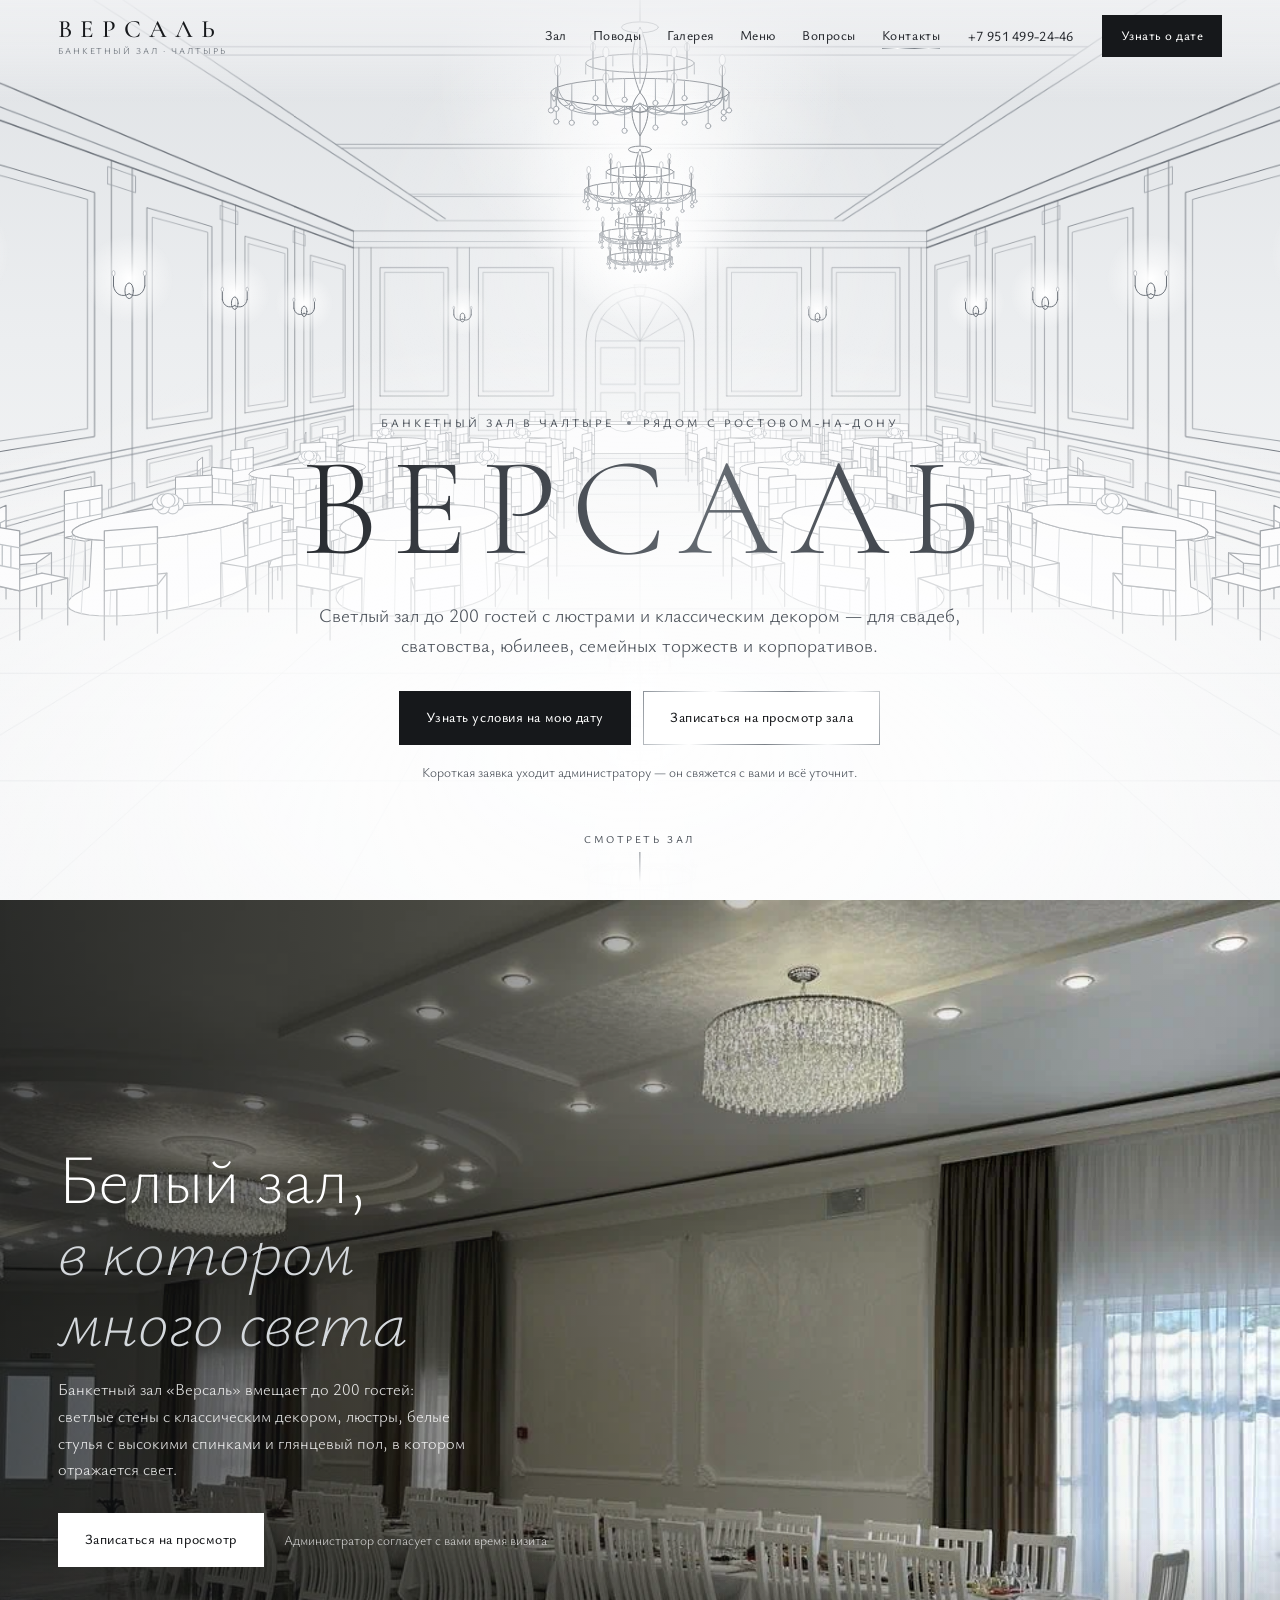
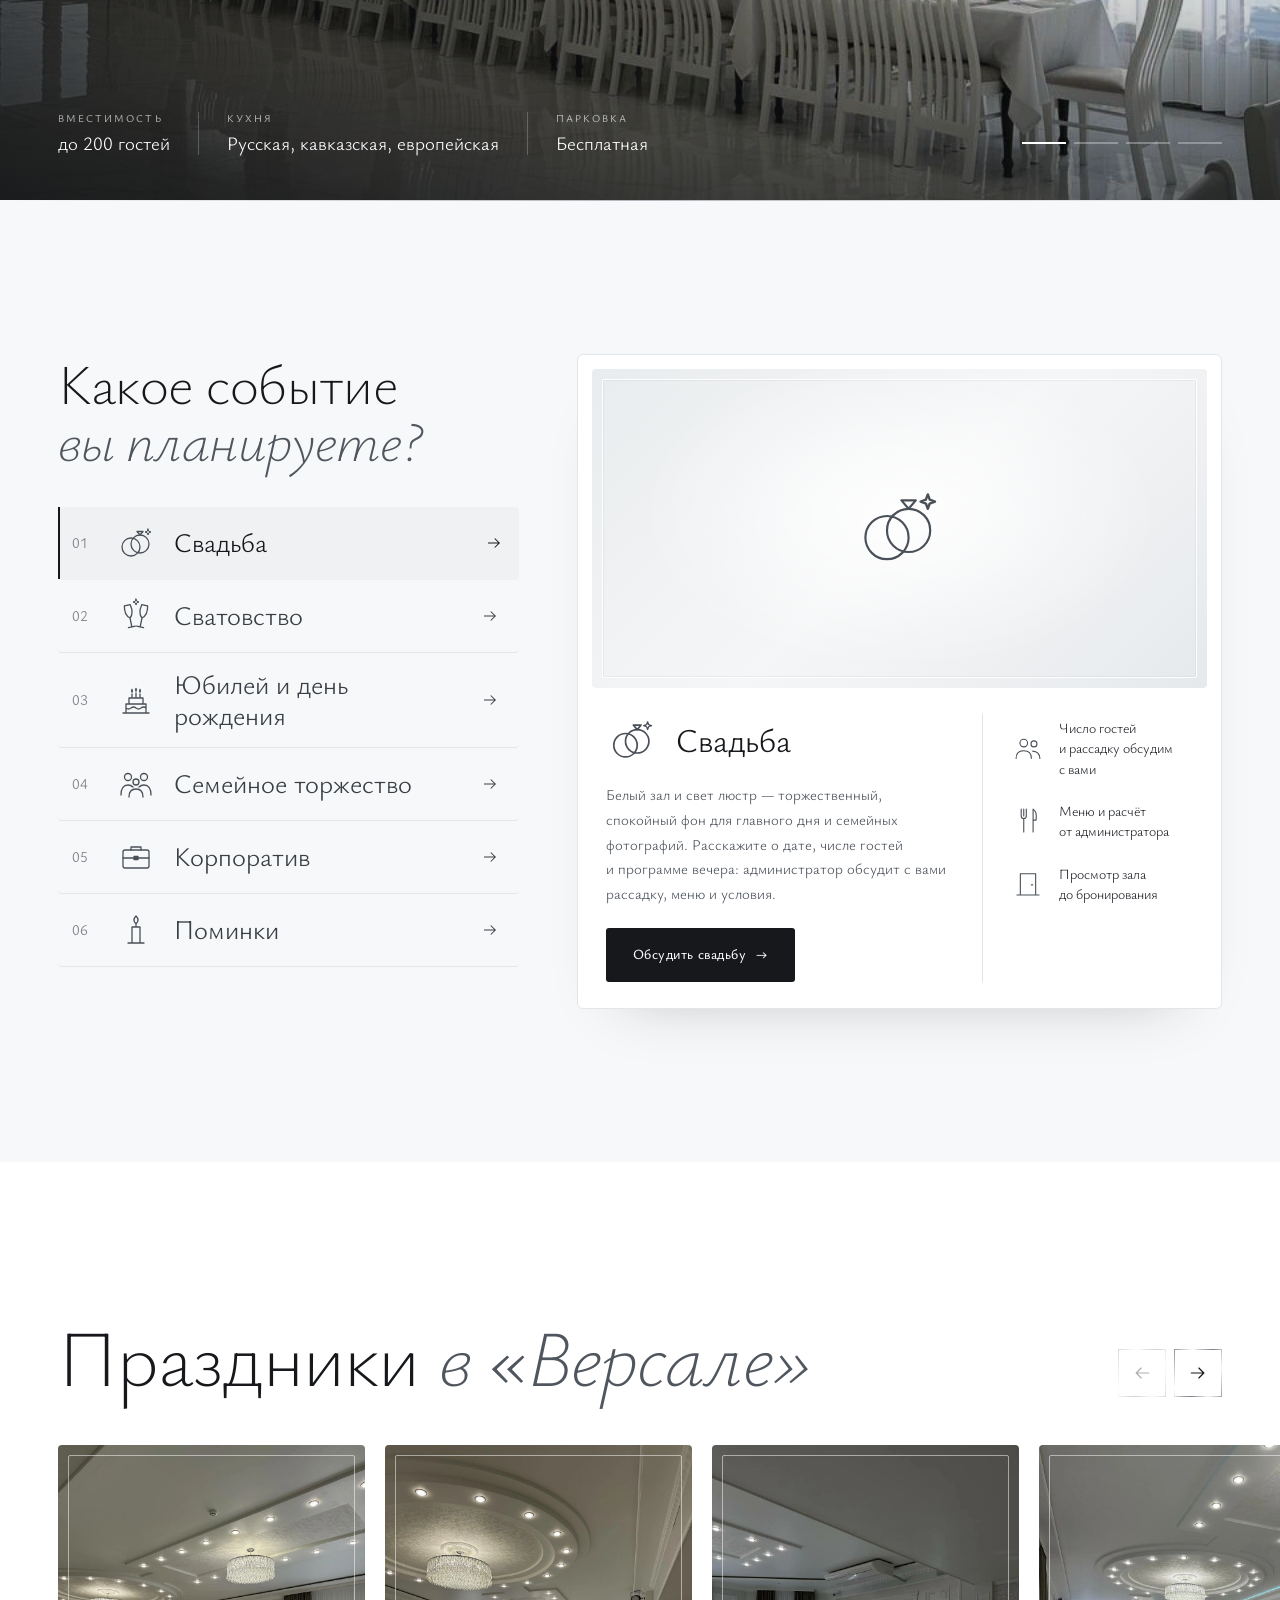
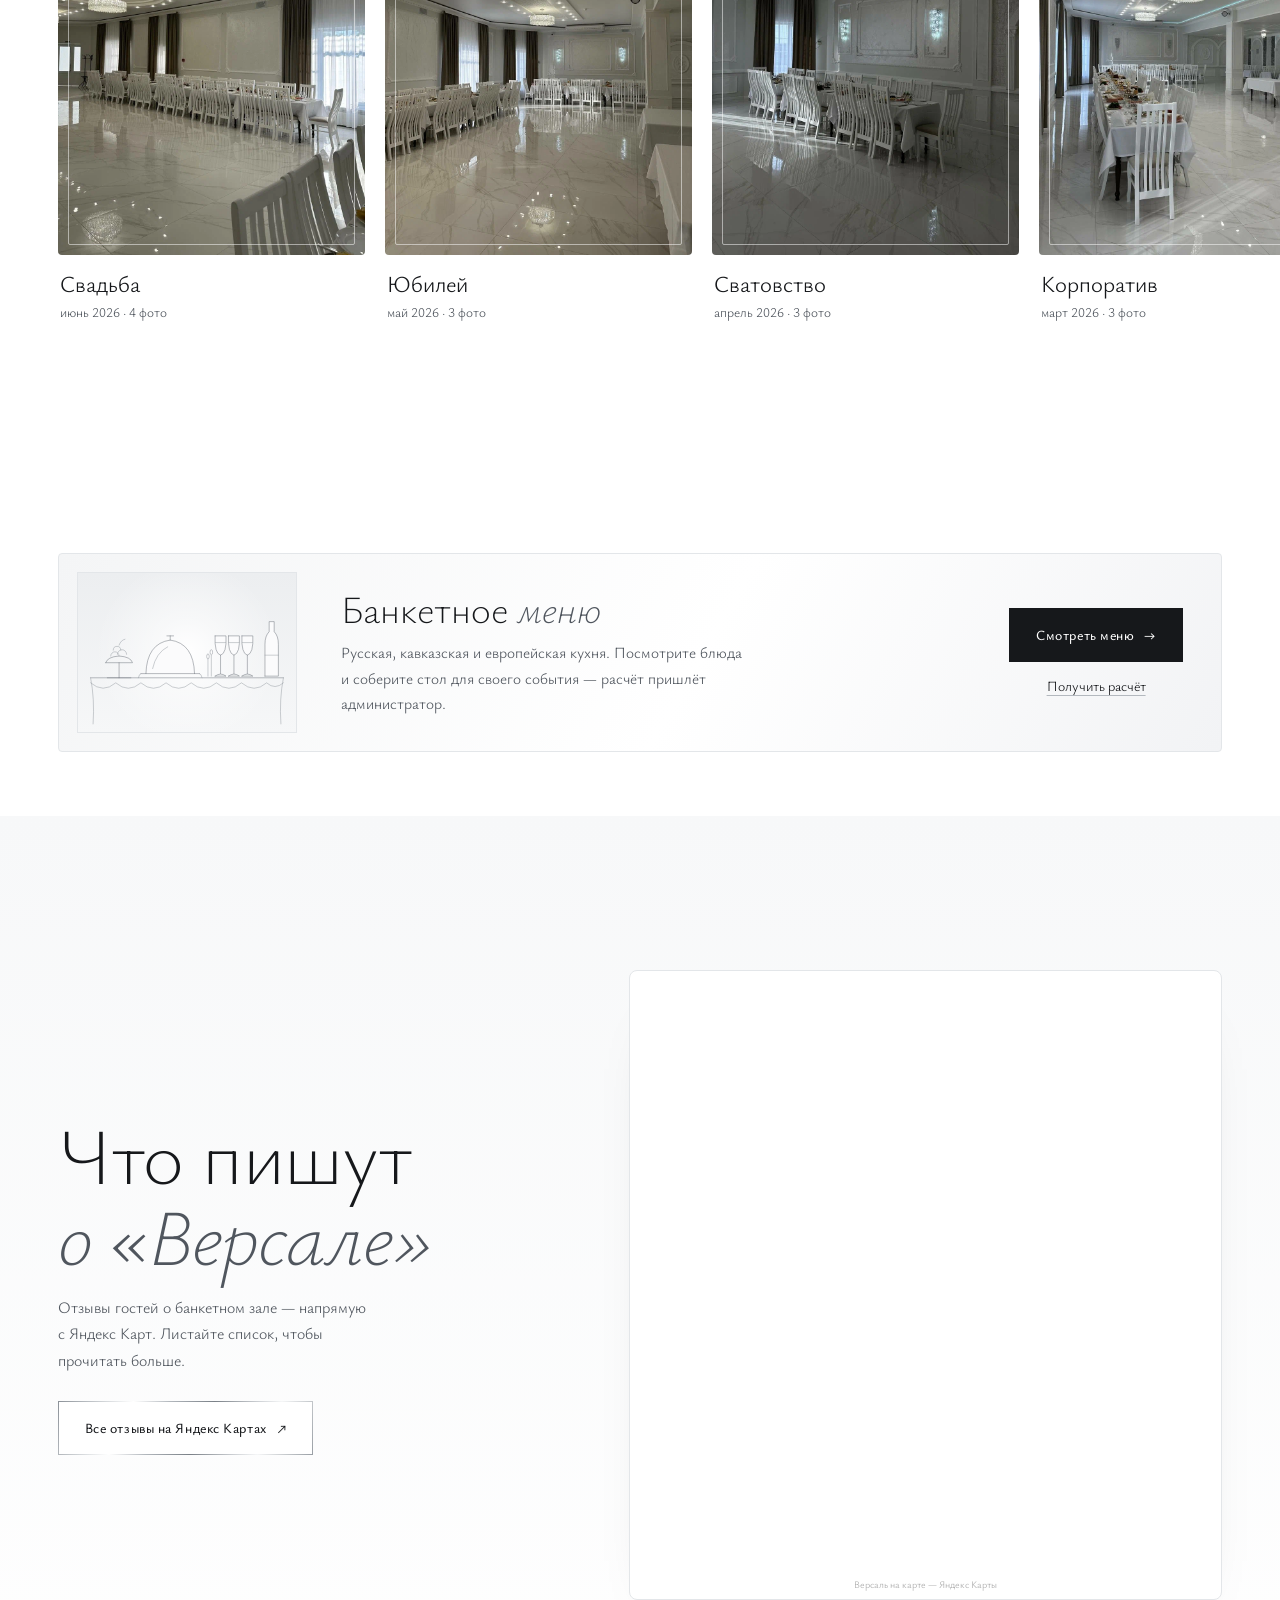
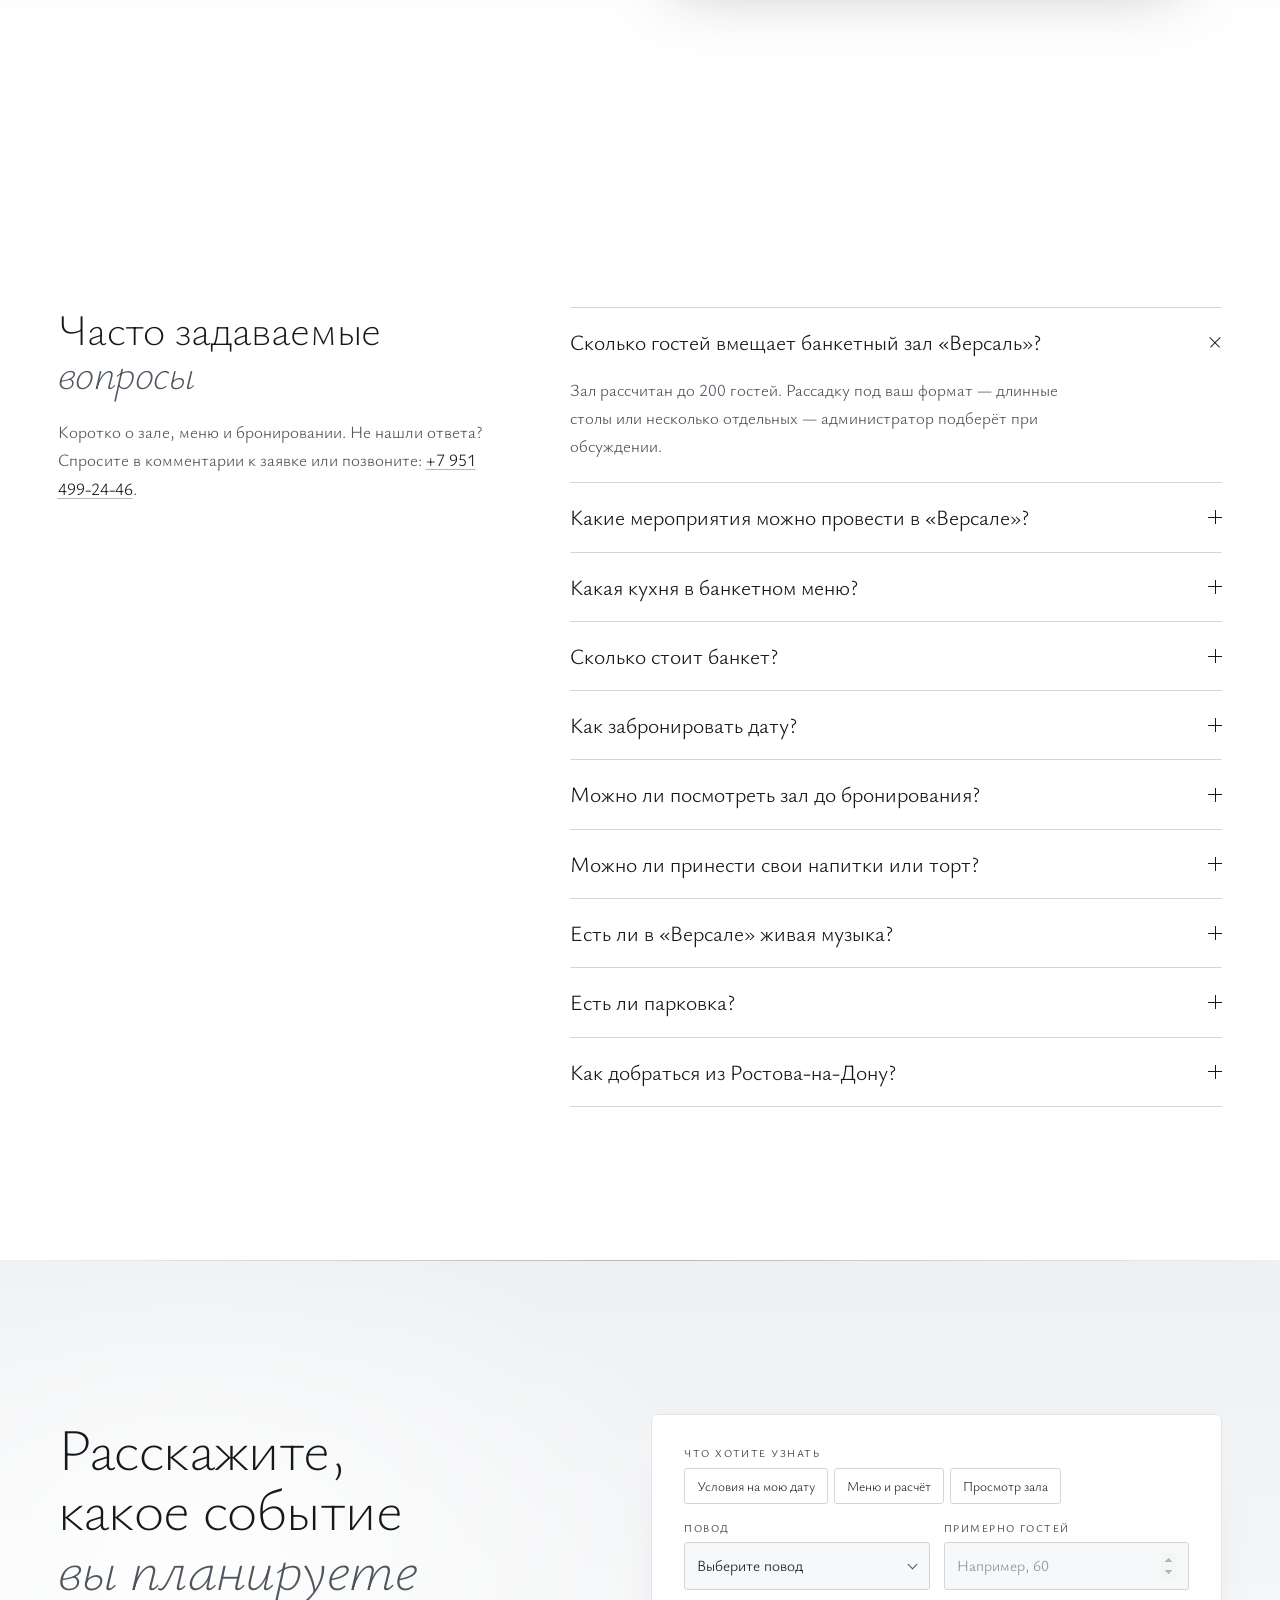
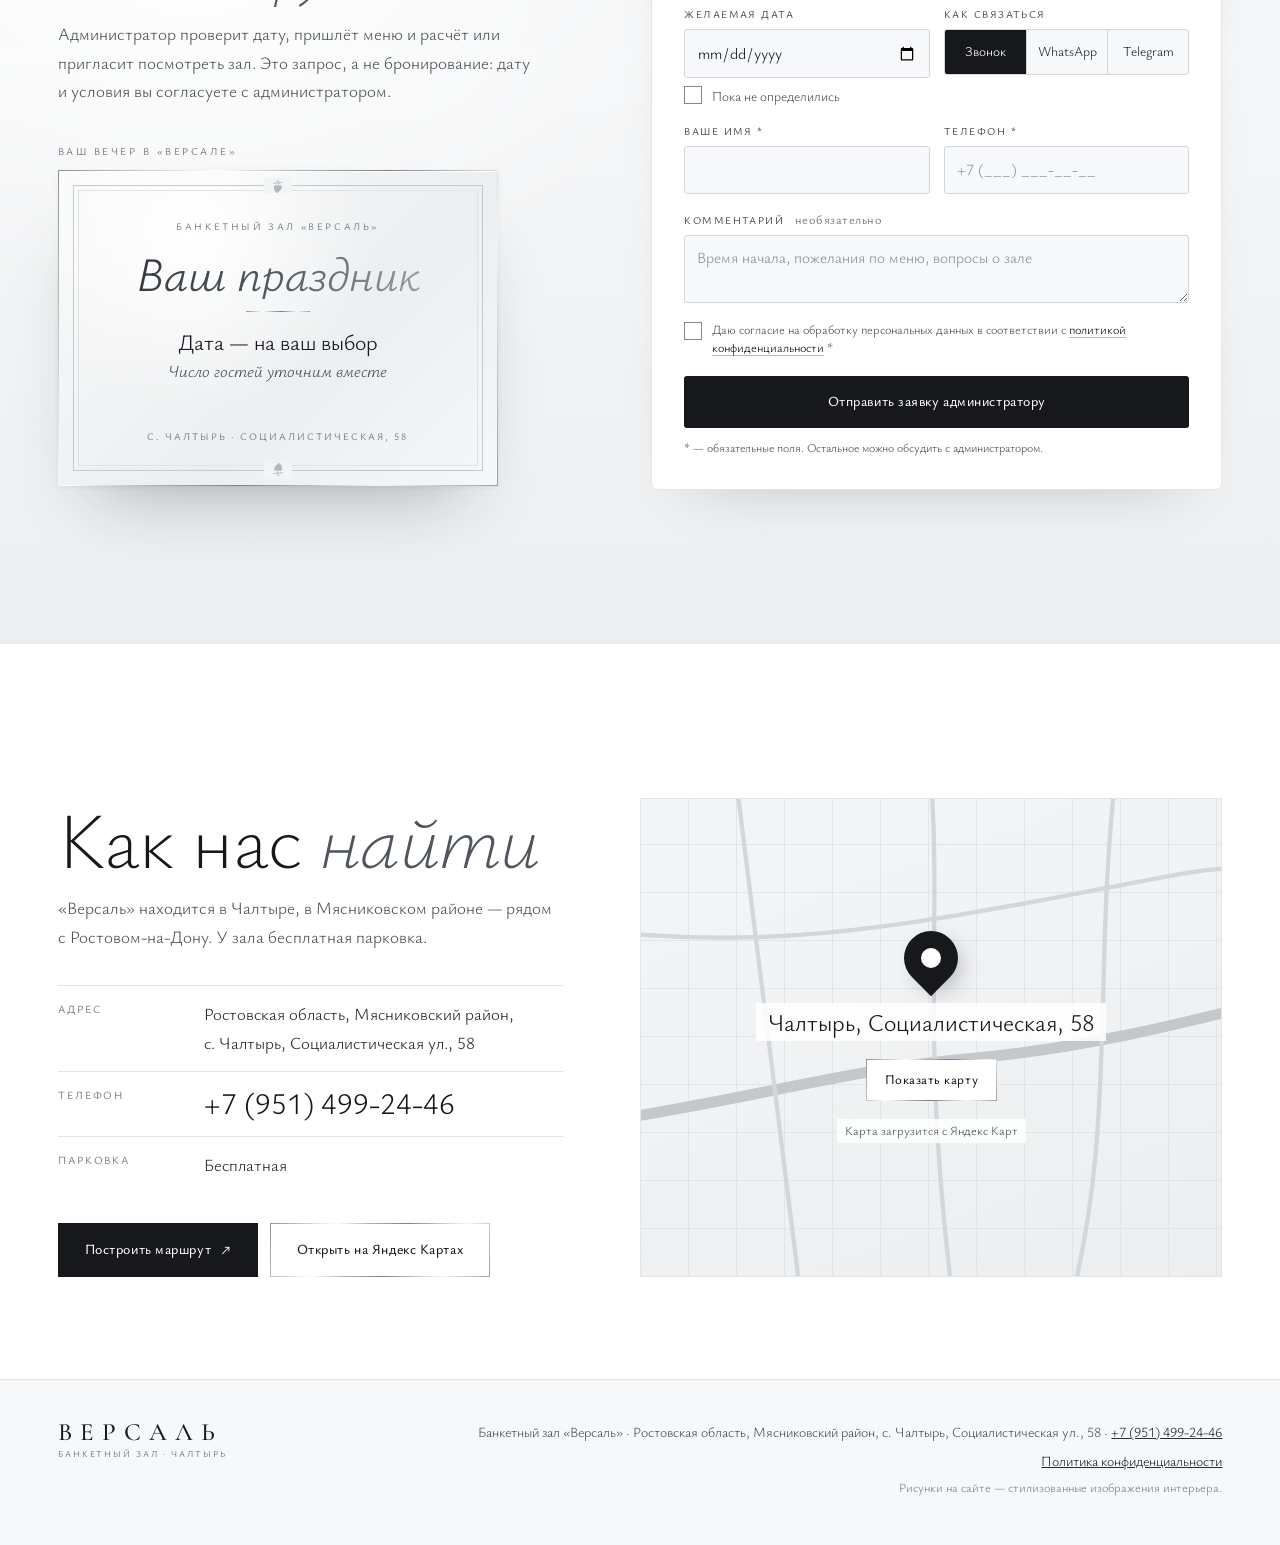
<file: index.html>
<!doctype html>
<html lang="ru">
<head>
  <meta charset="utf-8">
  <meta name="viewport" content="width=device-width, initial-scale=1, viewport-fit=cover">
  <title>Банкетный зал «Версаль» в Чалтыре — рядом с Ростовом-на-Дону</title>
  <meta name="description" content="Банкетный зал «Версаль» в Чалтыре рядом с Ростовом-на-Дону: свадьбы, юбилеи, сватовство, корпоративы до 200 гостей. Русская, кавказская и европейская кухня, парковка.">
  <meta property="og:type" content="website">
  <meta property="og:locale" content="ru_RU">
  <meta property="og:site_name" content="Банкетный зал «Версаль»">
  <meta property="og:title" content="Банкетный зал «Версаль» в Чалтыре — рядом с Ростовом-на-Дону">
  <meta property="og:description" content="Светлый зал до 200 гостей для свадеб, юбилеев, сватовства и корпоративов. Русская, кавказская и европейская кухня.">
  <meta property="og:image" content="assets/img/hall-1.webp">
  <meta name="geo.region" content="RU-ROS">
  <meta name="geo.placename" content="Чалтырь, Мясниковский район, Ростовская область">
  <meta name="geo.position" content="47.283516;39.519488">
  <meta name="ICBM" content="47.283516, 39.519488">
  <meta name="theme-color" content="#f3f4f5">
  <link rel="icon" href="assets/favicon.svg" type="image/svg+xml">
  <link rel="preconnect" href="https://fonts.googleapis.com">
  <link rel="preconnect" href="https://fonts.gstatic.com" crossorigin>
  <link href="https://fonts.googleapis.com/css2?family=Cormorant+Garamond:wght@300;500&family=Ysabeau+Office:ital,wght@0,200;0,300;0,400;0,500;1,200;1,300;1,400&display=swap" rel="stylesheet">
  <link rel="stylesheet" href="assets/styles.css?v=20261016-8">
  <script src="assets/config.js?v=20261015-3"></script>
  <script>
    /* прелоадер: только при первом заходе за сессию */
    (function () {
      var d = document.documentElement, seen = false;
      d.classList.add('js');
      try { seen = sessionStorage.getItem('versal-seen') === '1'; } catch (e) {}
      var R = window.VersalReady = { done: seen, cbs: [], then: function (f) { if (this.done) f(); else this.cbs.push(f); } };
      d.classList.add(seen ? 'pl-skip' : 'pl-on');
    })();
  </script>
  <style>
    .pl { display: none; }
    .pl-on .pl {
      position: fixed; inset: 0; z-index: 300; display: grid; place-items: center;
      background: #f6f7f8; transition: opacity .8s cubic-bezier(.65,0,.35,1), visibility .8s;
    }
    .pl-on:not(.pl-done) body { overflow: hidden; }
    .pl-done .pl { opacity: 0; visibility: hidden; }
    .pl__in { display: grid; justify-items: center; gap: 18px; }
    .pl__word {
      margin: 0 -.42em 0 0; font: 300 30px/1 'Cormorant Garamond', 'Times New Roman', serif;
      letter-spacing: .42em; text-transform: uppercase; color: #2c3035;
      opacity: 0; transform: translateY(6px); transition: opacity .9s ease, transform 1.1s cubic-bezier(.2,.7,.1,1);
    }
    .pl.is-word .pl__word { opacity: 1; transform: none; }
    .pl__bar { position: relative; width: 120px; height: 1px; background: #e2e5e8; overflow: hidden; }
    .pl__bar i {
      position: absolute; inset: 0; transform-origin: left; transform: scaleX(.06);
      background: linear-gradient(90deg, #8b9198, #d8dbde 45%, #7a8087);
      transition: transform .6s cubic-bezier(.2,.7,.1,1);
    }
    .pl-done .pl__word { transform: translateY(-6px); }
    @media (prefers-reduced-motion: reduce) { .pl, .pl__word, .pl__bar i { transition: none !important; } }
  </style>
  <script type="application/ld+json">
{
  "@context": "https://schema.org",
  "@type": [
    "FoodEstablishment",
    "EventVenue"
  ],
  "name": "Банкетный зал «Версаль»",
  "alternateName": "Версаль",
  "description": "Банкетный зал в Чалтыре рядом с Ростовом-на-Дону: свадьбы, сватовство, юбилеи, семейные торжества, корпоративы и поминальные обеды до 200 гостей.",
  "telephone": "+7 951 499-24-46",
  "image": "assets/img/hall-1.webp",
  "address": {
    "@type": "PostalAddress",
    "streetAddress": "Социалистическая ул., 58",
    "addressLocality": "с. Чалтырь",
    "addressRegion": "Ростовская область",
    "addressCountry": "RU"
  },
  "geo": {
    "@type": "GeoCoordinates",
    "latitude": 47.283516,
    "longitude": 39.519488
  },
  "areaServed": [
    {
      "@type": "City",
      "name": "Ростов-на-Дону"
    },
    {
      "@type": "AdministrativeArea",
      "name": "Мясниковский район"
    },
    {
      "@type": "AdministrativeArea",
      "name": "Ростовская область"
    }
  ],
  "maximumAttendeeCapacity": 200,
  "servesCuisine": [
    "Русская",
    "Кавказская",
    "Европейская"
  ],
  "hasMenu": "menu.html",
  "amenityFeature": [
    {
      "@type": "LocationFeatureSpecification",
      "name": "Бесплатная парковка",
      "value": true
    }
  ],
  "hasMap": "https://yandex.ru/maps/org/versal/55324519576/",
  "sameAs": [
    "https://yandex.ru/maps/org/versal/55324519576/"
  ]
}
  </script>
  <script type="application/ld+json">
{
  "@context": "https://schema.org",
  "@type": "FAQPage",
  "mainEntity": [
    {
      "@type": "Question",
      "name": "Сколько гостей вмещает банкетный зал «Версаль»?",
      "acceptedAnswer": {
        "@type": "Answer",
        "text": "Зал рассчитан до 200 гостей. Рассадку под ваш формат — длинные столы или несколько отдельных — администратор подберёт при обсуждении."
      }
    },
    {
      "@type": "Question",
      "name": "Какие мероприятия можно провести в «Версале»?",
      "acceptedAnswer": {
        "@type": "Answer",
        "text": "Свадьбы, сватовство, юбилеи и дни рождения, семейные торжества, корпоративы и поминальные обеды."
      }
    },
    {
      "@type": "Question",
      "name": "Какая кухня в банкетном меню?",
      "acceptedAnswer": {
        "@type": "Answer",
        "text": "Русская, кавказская и европейская. Посмотрите банкетное меню — актуальное меню и расчёт под ваше число гостей пришлёт администратор."
      }
    },
    {
      "@type": "Question",
      "name": "Сколько стоит банкет?",
      "acceptedAnswer": {
        "@type": "Answer",
        "text": "Стоимость зависит от выбранного меню и числа гостей. Оставьте заявку — администратор пришлёт предварительный расчёт."
      }
    },
    {
      "@type": "Question",
      "name": "Как забронировать дату?",
      "acceptedAnswer": {
        "@type": "Answer",
        "text": "Оставьте заявку на сайте или позвоните: +7 (951) 499-24-46. Администратор проверит, свободна ли дата, и расскажет об условиях бронирования и предоплаты."
      }
    },
    {
      "@type": "Question",
      "name": "Можно ли посмотреть зал до бронирования?",
      "acceptedAnswer": {
        "@type": "Answer",
        "text": "Да. Запишитесь на просмотр — администратор согласует с вами удобное время визита."
      }
    },
    {
      "@type": "Question",
      "name": "Можно ли принести свои напитки или торт?",
      "acceptedAnswer": {
        "@type": "Answer",
        "text": "Правила по своим напиткам и торту администратор расскажет при обсуждении меню — спросите о них в заявке или по телефону."
      }
    },
    {
      "@type": "Question",
      "name": "Есть ли в «Версале» живая музыка?",
      "acceptedAnswer": {
        "@type": "Answer",
        "text": "Да, в «Версале» есть живая музыка. Формат и условия для вашего мероприятия уточните у администратора."
      }
    },
    {
      "@type": "Question",
      "name": "Есть ли парковка?",
      "acceptedAnswer": {
        "@type": "Answer",
        "text": "Да, у банкетного зала есть бесплатная парковка."
      }
    },
    {
      "@type": "Question",
      "name": "Как добраться из Ростова-на-Дону?",
      "acceptedAnswer": {
        "@type": "Answer",
        "text": "«Версаль» находится в селе Чалтырь Мясниковского района, рядом с Ростовом-на-Дону: Социалистическая улица, 58. Удобнее всего приехать на машине — у зала бесплатная парковка. Построить маршрут в Яндекс Картах."
      }
    }
  ]
}
  </script>
</head>
<body>
  <div class="pl" id="pl" aria-hidden="true">
    <div class="pl__in">
      <p class="pl__word">Версаль</p>
      <span class="pl__bar"><i></i></span>
    </div>
  </div>
  <script>
    (function () {
      var R = window.VersalReady, el = document.getElementById('pl');
      if (!R || R.done || !el) { if (el) el.remove(); return; }
      var d = document.documentElement, bar = el.querySelector('.pl__bar i');
      var t0 = performance.now(), total = 0, done = 0, finished = false;
      function step() { done++; bar.style.transform = 'scaleX(' + (0.06 + 0.94 * done / total).toFixed(3) + ')'; }
      function track(p) { total++; return Promise.resolve(p).then(step, step); }
      var F = document.fonts;
      var brand = F ? F.load('300 30px "Cormorant Garamond"', 'ВЕРСАЛЬ') : Promise.resolve();
      Promise.resolve(brand).then(function () { el.classList.add('is-word'); }, function () { el.classList.add('is-word'); });
      var tasks = [
        track(brand),
        track(F ? F.load('200 40px "Ysabeau Office"', 'Зал') : 0),
        track(F ? F.load('300 16px "Ysabeau Office"', 'Зал') : 0),
        track(F ? F.load('500 13px "Ysabeau Office"', 'Зал') : 0),
        track(new Promise(function (r) { if (document.readyState === 'complete') r(); else window.addEventListener('load', r, { once: true }); }))
      ];
      Promise.all(tasks).then(finish, finish);
      setTimeout(finish, 4500); // не держим гостя дольше 4,5 с даже на медленной сети
      function finish() {
        if (finished) return;
        finished = true;
        bar.style.transform = 'scaleX(1)';
        var rest = Math.max(0, 1200 - (performance.now() - t0));
        setTimeout(function () {
          d.classList.add('pl-done');
          try { sessionStorage.setItem('versal-seen', '1'); } catch (e) {}
          R.done = true;
          R.cbs.splice(0).forEach(function (f) { try { f(); } catch (e) { setTimeout(function () { throw e; }); } });
          setTimeout(function () { el.remove(); }, 900);
        }, rest + 350);
      }
    })();
  </script>
  <a class="skip-link" href="#request">Перейти к заявке</a>

  <!-- ============ Шапка ============ -->
  <header class="site-header" data-header>
    <div class="site-header__inner">
      <a class="wordmark" href="#top" aria-label="«Версаль» — в начало страницы">
        <span class="wordmark__name">Версаль</span>
        <span class="wordmark__sub">банкетный зал · Чалтырь</span>
      </a>
      <nav class="nav" aria-label="Разделы сайта">
        <a href="#hall">Зал</a>
        <a href="#occasions">Поводы</a>
        <a href="#gallery">Галерея</a>
        <a href="menu.html">Меню</a>
        <a href="#faq">Вопросы</a>
        <a href="#contacts">Контакты</a>
      </nav>
      <a class="header-phone" href="tel:+79514992446">+7 951 499-24-46</a>
      <a class="btn btn--dark btn--sm header-cta" href="#request" data-goal="date">Узнать о дате</a>
      <button class="sm-toggle" type="button" aria-label="Открыть меню" aria-expanded="false" aria-controls="staggered-menu-panel" data-label-menu="Меню" data-label-close="Закрыть">
        <span class="sm-toggle-textWrap" aria-hidden="true"><span class="sm-toggle-textInner"><span class="sm-toggle-line">Меню</span></span></span>
        <span class="sm-icon" aria-hidden="true"><span class="sm-icon-line"></span><span class="sm-icon-line sm-icon-line-v"></span></span>
      </button>
    </div>
  </header>

  <!-- Меню сайта (StaggeredMenu) -->
  <div class="staggered-menu-wrapper fixed-wrapper" data-position="right" data-button-color="#17191c" data-open-button-color="#17191c">
    <div class="sm-prelayers" aria-hidden="true">
      <div class="sm-prelayer" style="background:#e6e9ec"></div>
      <div class="sm-prelayer" style="background:#b9bec4"></div>
    </div>
    <aside id="staggered-menu-panel" class="staggered-menu-panel" aria-label="Меню сайта">
      <div class="sm-panel-inner">
        <ul class="sm-panel-list" role="list" data-numbering>
          <li class="sm-panel-itemWrap"><a class="sm-panel-item" href="#hall"><span class="sm-panel-itemLabel">Зал</span></a></li>
          <li class="sm-panel-itemWrap"><a class="sm-panel-item" href="#occasions"><span class="sm-panel-itemLabel">Поводы</span></a></li>
          <li class="sm-panel-itemWrap"><a class="sm-panel-item" href="#gallery"><span class="sm-panel-itemLabel">Галерея</span></a></li>
          <li class="sm-panel-itemWrap"><a class="sm-panel-item" href="menu.html"><span class="sm-panel-itemLabel">Меню</span></a></li>
          <li class="sm-panel-itemWrap"><a class="sm-panel-item" href="#faq"><span class="sm-panel-itemLabel">Вопросы</span></a></li>
          <li class="sm-panel-itemWrap"><a class="sm-panel-item" href="#contacts"><span class="sm-panel-itemLabel">Контакты</span></a></li>
        </ul>
        <div class="sm-socials">
          <p class="sm-socials-title">Связаться</p>
          <ul class="sm-socials-list" role="list">
            <li class="sm-socials-item"><a class="sm-socials-link" href="tel:+79514992446">+7 951 499-24-46</a></li>
            <li class="sm-socials-item"><a class="sm-socials-link" href="https://yandex.ru/maps/?rtext=~47.283516%2C39.519488&amp;rtt=auto" target="_blank" rel="noopener noreferrer">Маршрут</a></li>
            <li class="sm-socials-item"><a class="sm-socials-link" href="https://yandex.ru/maps/org/versal/55324519576/" target="_blank" rel="noopener noreferrer">Яндекс Карты</a></li>
          </ul>
          <a class="btn btn--dark sm-cta" href="#request" data-goal="date">Узнать условия на мою дату</a>
        </div>
      </div>
    </aside>
  </div>

  <main id="top">

    <!-- ============ Первый экран ============ -->
    <section class="hero" aria-labelledby="hero-title">
      <div class="hero__stage" aria-hidden="true">
        <svg class="hall" id="hall-scene" preserveAspectRatio="xMidYMid slice" focusable="false"></svg>
        <div class="hero__photo" data-photo-slot="hero"></div>
        <div class="hero__light"></div>
        <div class="hero__veil"></div>
      </div>

      <div class="hero__content">
        <h1 class="hero__title" id="hero-title">
          <span class="eyebrow hero__eyebrow"><span>Банкетный зал в&nbsp;Чалтыре</span> <span class="dot" aria-hidden="true"></span> <span>рядом с&nbsp;Ростовом-на-Дону</span></span>
          <span class="silver-text" data-shine>Версаль</span>
        </h1>
        <p class="hero__lead">Светлый зал до&nbsp;200 гостей с&nbsp;люстрами и&nbsp;классическим декором — для свадеб, сватовства, юбилеев, семейных торжеств и&nbsp;корпоративов.</p>
        <div class="hero__actions">
          <a class="btn btn--dark" href="#request" data-goal="date">Узнать условия на мою дату</a>
          <a class="btn btn--line" href="#request" data-goal="visit">Записаться на просмотр зала</a>
        </div>
        <p class="hero__hint">Короткая заявка уходит администратору — он свяжется с вами и&nbsp;всё уточнит.</p>
      </div>

      <a class="hero__scroll" href="#hall"><span>Смотреть зал</span><i aria-hidden="true"></i></a>
    </section>

    <!-- ============ Зал ============ -->
    <section class="hall-full" id="hall" aria-labelledby="hall-title">
      <div class="hall-full__bg" aria-hidden="true">
        <img class="hall-full__slide is-active" src="assets/img/hall-1.webp" alt="Банкетный зал «Версаль» в Чалтыре: люстры, длинные столы с белыми стульями и глянцевый пол" width="960" height="1280" decoding="async">
        <img class="hall-full__slide" data-src="assets/img/hall-2.webp" alt="Общий вид банкетного зала «Версаль» с люстрами и накрытыми столами" width="960" height="1280" decoding="async">
        <img class="hall-full__slide" data-src="assets/img/hall-3.webp" alt="Накрытые банкетные столы в зале «Версаль»" width="960" height="1280" decoding="async">
        <img class="hall-full__slide" data-src="assets/img/hall-4.webp" alt="Стены с классическими панелями и бра в банкетном зале «Версаль»" width="960" height="1280" decoding="async">
      </div>
      <div class="hall-full__shade" aria-hidden="true"></div>

      <div class="wrap hall-full__inner">
        <div class="hall-full__text reveal">
          <h2 class="hall-full__title" id="hall-title">Белый зал, <em>в&nbsp;котором много света</em></h2>
          <p class="hall-full__lead">Банкетный зал «Версаль» вмещает до&nbsp;200 гостей: светлые стены с&nbsp;классическим декором, люстры, белые стулья с&nbsp;высокими спинками и&nbsp;глянцевый пол, в&nbsp;котором отражается свет.</p>
          <div class="hall-full__actions">
            <a class="btn btn--light" href="#request" data-goal="visit">Записаться на просмотр</a>
            <span>Администратор согласует с&nbsp;вами время визита</span>
          </div>
        </div>

        <div class="hall-full__bottom">
          <dl class="hall-full__facts" id="facts"></dl>
          <div class="hall-full__dots" role="group" aria-label="Фотографии зала">
            <button type="button" class="hall-dot is-active" aria-label="Фото 1 из 4" aria-pressed="true"></button>
            <button type="button" class="hall-dot" aria-label="Фото 2 из 4" aria-pressed="false"></button>
            <button type="button" class="hall-dot" aria-label="Фото 3 из 4" aria-pressed="false"></button>
            <button type="button" class="hall-dot" aria-label="Фото 4 из 4" aria-pressed="false"></button>
          </div>
        </div>
      </div>
    </section>

    <!-- ============ Поводы ============ -->
    <section class="section occ-sec" id="occasions" aria-labelledby="occ-title">
      <div class="wrap oc" data-occ>
        <div class="oc__side">
          <header class="sec-head reveal">
            <h2 class="h2" id="occ-title">Какое событие <em>вы планируете?</em></h2>
          </header>

          <div class="oc__list reveal" role="tablist" aria-label="Повод" aria-orientation="vertical">
            <button class="oc__tab" role="tab" id="tab-wedding" aria-controls="occ-wedding" aria-selected="true" data-key="wedding">
              <span class="oc__n">01</span>
              <svg class="oc__ico" viewBox="0 0 40 40" aria-hidden="true"><circle cx="15" cy="24" r="9"/><circle cx="24" cy="21" r="9"/><path d="M24 12l-3-3.5h6z"/><path class="sp" d="M32 6l.8 2.2 2.2.8-2.2.8-.8 2.2-.8-2.2-2.2-.8 2.2-.8z"/></svg>
              <span class="oc__t">Свадьба</span>
              <svg class="oc__arr" viewBox="0 0 24 24" aria-hidden="true"><path d="M4 12h15M13 6l6 6-6 6"/></svg>
            </button>
            <button class="oc__tab" role="tab" id="tab-matchmaking" aria-controls="occ-matchmaking" aria-selected="false" tabindex="-1" data-key="matchmaking">
              <span class="oc__n">02</span>
              <svg class="oc__ico" viewBox="0 0 40 40" aria-hidden="true"><path d="M11 9q-2 9 3 13 5-4 3-13zM14 22v9M10.5 31h7" transform="rotate(-12 14 22)"/><path d="M23 9q-2 9 3 13 5-4 3-13zM26 22v9M22.5 31h7" transform="rotate(12 26 22)"/><path class="sp" d="M20 3l.8 2.2 2.2.8-2.2.8-.8 2.2-.8-2.2-2.2-.8 2.2-.8z"/></svg>
              <span class="oc__t">Сватовство</span>
              <svg class="oc__arr" viewBox="0 0 24 24" aria-hidden="true"><path d="M4 12h15M13 6l6 6-6 6"/></svg>
            </button>
            <button class="oc__tab" role="tab" id="tab-birthday" aria-controls="occ-birthday" aria-selected="false" tabindex="-1" data-key="birthday">
              <span class="oc__n">03</span>
              <svg class="oc__ico" viewBox="0 0 40 40" aria-hidden="true"><path d="M7 33h26M10 33v-9h20v9M13 24v-6h14v6M10 28q2.5 2 5 0t5 0 5 0 5 0M16 18v-4M20 18v-5M24 18v-4"/><path class="sp" d="M16 9.5q1.5 1.5 0 3-1.5-1.5 0-3zM20 8.5q1.5 1.5 0 3-1.5-1.5 0-3zM24 9.5q1.5 1.5 0 3-1.5-1.5 0-3z"/></svg>
              <span class="oc__t">Юбилей и&nbsp;день рождения</span>
              <svg class="oc__arr" viewBox="0 0 24 24" aria-hidden="true"><path d="M4 12h15M13 6l6 6-6 6"/></svg>
            </button>
            <button class="oc__tab" role="tab" id="tab-family" aria-controls="occ-family" aria-selected="false" tabindex="-1" data-key="family">
              <span class="oc__n">04</span>
              <svg class="oc__ico" viewBox="0 0 40 40" aria-hidden="true"><circle cx="12" cy="13" r="3.5"/><circle cx="28" cy="13" r="3.5"/><circle cx="20" cy="18" r="3"/><path d="M5 31q0-10 7-10 3 0 5 2M35 31q0-10-7-10-3 0-5 2M13 33q0-8 7-8t7 8"/></svg>
              <span class="oc__t">Семейное торжество</span>
              <svg class="oc__arr" viewBox="0 0 24 24" aria-hidden="true"><path d="M4 12h15M13 6l6 6-6 6"/></svg>
            </button>
            <button class="oc__tab" role="tab" id="tab-corporate" aria-controls="occ-corporate" aria-selected="false" tabindex="-1" data-key="corporate">
              <span class="oc__n">05</span>
              <svg class="oc__ico" viewBox="0 0 40 40" aria-hidden="true"><rect x="7" y="13" width="26" height="18" rx="2"/><path d="M15 13v-3h10v3M7 21h26M18 19.5h4v3h-4z"/></svg>
              <span class="oc__t">Корпоратив</span>
              <svg class="oc__arr" viewBox="0 0 24 24" aria-hidden="true"><path d="M4 12h15M13 6l6 6-6 6"/></svg>
            </button>
            <button class="oc__tab" role="tab" id="tab-memorial" aria-controls="occ-memorial" aria-selected="false" tabindex="-1" data-key="memorial">
              <span class="oc__n">06</span>
              <svg class="oc__ico" viewBox="0 0 40 40" aria-hidden="true"><path d="M16 33V17h8v16M12 33h16M20 15v2"/><path d="M20 6q4 4 0 8-4-4 0-8z"/></svg>
              <span class="oc__t">Поминки</span>
              <svg class="oc__arr" viewBox="0 0 24 24" aria-hidden="true"><path d="M4 12h15M13 6l6 6-6 6"/></svg>
            </button>
          </div>
        </div>

        <div class="oc__card reveal" id="occ-card">
          <div class="oc__media" data-oc-media>
            <div class="oc__ph" aria-hidden="true">
              <span class="oc__ph-ico" data-oc-ph-ico></span>
            </div>
          </div>

          <div class="oc__body">
            <div class="oc__panels">
              <article class="oc__panel" role="tabpanel" id="occ-wedding" aria-labelledby="tab-wedding" data-key="wedding" data-photo-need="свадьба в зале">
                <h3 class="oc__title"><span class="oc__title-ico" data-oc-ico></span>Свадьба</h3>
                <p>Белый зал и&nbsp;свет люстр — торжественный, спокойный фон для главного дня и&nbsp;семейных фотографий. Расскажите о&nbsp;дате, числе гостей и&nbsp;программе вечера: администратор обсудит с&nbsp;вами рассадку, меню и&nbsp;условия.</p>
                <a class="btn btn--dark" href="#request" data-occasion="wedding" data-goal="date">Обсудить свадьбу <span class="btn__arr" aria-hidden="true">→</span></a>
              </article>
              <article class="oc__panel" role="tabpanel" id="occ-matchmaking" aria-labelledby="tab-matchmaking" data-key="matchmaking" data-photo-need="сватовство" hidden>
                <h3 class="oc__title"><span class="oc__title-ico" data-oc-ico></span>Сватовство</h3>
                <p>Встреча двух семей, где важны внимание к&nbsp;каждому гостю и&nbsp;щедрый стол. Обсудите с&nbsp;администратором формат вечера, число гостей и&nbsp;меню.</p>
                <a class="btn btn--dark" href="#request" data-occasion="matchmaking" data-goal="date">Обсудить сватовство <span class="btn__arr" aria-hidden="true">→</span></a>
              </article>
              <article class="oc__panel" role="tabpanel" id="occ-birthday" aria-labelledby="tab-birthday" data-key="birthday" data-photo-need="юбилей или день рождения" hidden>
                <h3 class="oc__title"><span class="oc__title-ico" data-oc-ico></span>Юбилей и день рождения</h3>
                <p>Праздник для близких и&nbsp;друзей. Расскажите, сколько будет гостей и&nbsp;каким вы видите вечер, — администратор предложит меню под ваш состав гостей.</p>
                <a class="btn btn--dark" href="#request" data-occasion="birthday" data-goal="menu">Обсудить юбилей <span class="btn__arr" aria-hidden="true">→</span></a>
              </article>
              <article class="oc__panel" role="tabpanel" id="occ-family" aria-labelledby="tab-family" data-key="family" data-photo-need="семейное торжество" hidden>
                <h3 class="oc__title"><span class="oc__title-ico" data-oc-ico></span>Семейное торжество</h3>
                <p>Годовщины, встречи большой семьи и&nbsp;другие поводы собраться вместе. Расскажите о&nbsp;своём — администратор предложит варианты меню и&nbsp;рассадки.</p>
                <a class="btn btn--dark" href="#request" data-occasion="family" data-goal="date">Обсудить семейный праздник <span class="btn__arr" aria-hidden="true">→</span></a>
              </article>
              <article class="oc__panel" role="tabpanel" id="occ-corporate" aria-labelledby="tab-corporate" data-key="corporate" data-photo-need="корпоратив" hidden>
                <h3 class="oc__title"><span class="oc__title-ico" data-oc-ico></span>Корпоратив</h3>
                <p>Праздник для команды: новогодний вечер, юбилей компании, встреча коллег. Расскажите о&nbsp;формате и&nbsp;числе гостей — администратор пришлёт меню и&nbsp;предварительный расчёт.</p>
                <a class="btn btn--dark" href="#request" data-occasion="corporate" data-goal="menu">Обсудить корпоратив <span class="btn__arr" aria-hidden="true">→</span></a>
              </article>
              <article class="oc__panel" role="tabpanel" id="occ-memorial" aria-labelledby="tab-memorial" data-key="memorial" data-photo-need="зал, сервированный для поминального обеда" hidden>
                <h3 class="oc__title"><span class="oc__title-ico" data-oc-ico></span>Поминки</h3>
                <p>Светлый, спокойный зал для поминального обеда, когда близким важно собраться вместе. Расскажите о&nbsp;дате и&nbsp;числе гостей — администратор обсудит с&nbsp;вами время и&nbsp;меню.</p>
                <a class="btn btn--dark" href="#request" data-occasion="memorial" data-goal="date">Обсудить поминки <span class="btn__arr" aria-hidden="true">→</span></a>
              </article>
            </div>

            <ul class="oc__feats" aria-label="Что важно знать">
              <li>
                <svg viewBox="0 0 40 40" aria-hidden="true"><circle cx="15" cy="13" r="4.5"/><path d="M6 31q0-9 9-9t9 9"/><circle cx="27" cy="14" r="3.5"/><path d="M25.5 22.5q8 .5 8.5 8.5"/></svg>
                <span>Число гостей и&nbsp;рассадку обсудим с&nbsp;вами</span>
              </li>
              <li>
                <svg viewBox="0 0 40 40" aria-hidden="true"><path d="M12 6v8q0 3 3 3t3-3V6M15 6v8M15 17v16M26 6q5 3 3.5 13H26zM26 19v14"/></svg>
                <span>Меню и&nbsp;расчёт от&nbsp;администратора</span>
              </li>
              <li>
                <svg viewBox="0 0 40 40" aria-hidden="true"><path d="M11 33V8h18v25M7 33h26M24 21h1.5"/></svg>
                <span>Просмотр зала до&nbsp;бронирования</span>
              </li>
            </ul>
          </div>
        </div>
      </div>
    </section>

    <!-- ============ Галерея событий ============ -->
    <section class="section ev-sec" id="gallery" aria-labelledby="gallery-title">
      <div class="wrap ev-head reveal">
        <div>
          <h2 class="h2" id="gallery-title">Праздники <em>в&nbsp;«Версале»</em></h2>
        </div>
        <div class="ev-nav">
          <button class="ev-arrow" type="button" data-dir="-1" aria-label="Предыдущие события"><svg viewBox="0 0 24 24" aria-hidden="true"><path d="M20 12H5M11 6l-6 6 6 6"/></svg></button>
          <button class="ev-arrow" type="button" data-dir="1" aria-label="Следующие события"><svg viewBox="0 0 24 24" aria-hidden="true"><path d="M4 12h15M13 6l6 6-6 6"/></svg></button>
        </div>
      </div>
      <ul class="ev-track reveal" id="ev-track" aria-label="События"></ul>
    </section>

    <!-- ============ Меню ============ -->
    <section class="section section--menu" id="dishes" aria-labelledby="dishes-title">
      <div class="wrap">
        <div class="menu-teaser reveal">
          <a class="menu-teaser__art" href="menu.html" tabindex="-1" aria-hidden="true">
            <svg data-vignette="setting" viewBox="0 0 520 380"></svg>
          </a>
          <div class="menu-teaser__text">
            <h2 class="menu-teaser__title" id="dishes-title">Банкетное <em>меню</em></h2>
            <p>Русская, кавказская и&nbsp;европейская кухня. Посмотрите блюда и&nbsp;соберите стол для своего события — расчёт пришлёт администратор.</p>
          </div>
          <div class="menu-teaser__actions">
            <a class="btn btn--dark" href="menu.html">Смотреть меню <span class="btn__arr" aria-hidden="true">→</span></a>
            <a class="menu-teaser__link" href="#request" data-goal="menu">Получить расчёт</a>
          </div>
        </div>
      </div>
    </section>

    <!-- ============ Отзывы ============ -->
    <section class="section trust-sec" id="reviews" aria-labelledby="reviews-title">
      <div class="wrap rv">
        <div class="rv__side reveal">
          <h2 class="h2" id="reviews-title">Что пишут <em>о&nbsp;«Версале»</em></h2>
          <p class="rv__lead">Отзывы гостей о&nbsp;банкетном зале — напрямую с&nbsp;Яндекс Карт. Листайте список, чтобы прочитать больше.</p>
          <a class="btn btn--line" href="https://yandex.ru/maps/org/versal/55324519576/reviews/" target="_blank" rel="noopener" data-link="yandexReviews">Все отзывы на Яндекс Картах <span aria-hidden="true">↗</span></a>
        </div>
        <div class="rv__widget reveal">
          <iframe class="rv__frame" src="https://yandex.ru/maps-reviews-widget/55324519576?comments" title="Отзывы о банкетном зале «Версаль» на Яндекс Картах" loading="lazy"></iframe>
          <a class="rv__credit" href="https://yandex.ru/maps/org/versal/55324519576/" target="_blank" rel="noopener">Версаль на карте — Яндекс Карты</a>
        </div>
      </div>
    </section>

    <!-- ============ Вопросы ============ -->
    <section class="section faq-sec" id="faq" aria-labelledby="faq-title">
      <div class="wrap faq-wrap">
        <header class="sec-head reveal">
          <h2 class="h2" id="faq-title">Часто задаваемые <em>вопросы</em></h2>
          <p class="lead">Коротко о&nbsp;зале, меню и&nbsp;бронировании. Не&nbsp;нашли ответа? Спросите в&nbsp;комментарии к&nbsp;заявке или позвоните: <a class="link" href="tel:+79514992446">+7 951 499-24-46</a>.</p>
        </header>
        <div class="faq reveal">
          <details class="faq__item" open>
            <summary>Сколько гостей вмещает банкетный зал «Версаль»?</summary>
            <div class="faq__a"><p>Зал рассчитан до&nbsp;200 гостей. Рассадку под ваш формат — длинные столы или несколько отдельных — администратор подберёт при обсуждении.</p></div>
          </details>
          <details class="faq__item">
            <summary>Какие мероприятия можно провести в&nbsp;«Версале»?</summary>
            <div class="faq__a"><p>Свадьбы, сватовство, юбилеи и&nbsp;дни рождения, семейные торжества, корпоративы и&nbsp;поминальные обеды.</p></div>
          </details>
          <details class="faq__item">
            <summary>Какая кухня в&nbsp;банкетном меню?</summary>
            <div class="faq__a"><p>Русская, кавказская и&nbsp;европейская. Посмотрите <a class="link" href="menu.html">банкетное меню</a> — актуальное меню и&nbsp;расчёт под ваше число гостей пришлёт администратор.</p></div>
          </details>
          <details class="faq__item">
            <summary>Сколько стоит банкет?</summary>
            <div class="faq__a"><p>Стоимость зависит от&nbsp;выбранного меню и&nbsp;числа гостей. Оставьте <a class="link" href="#request" data-goal="menu">заявку</a> — администратор пришлёт предварительный расчёт.</p></div>
          </details>
          <details class="faq__item">
            <summary>Как забронировать дату?</summary>
            <div class="faq__a"><p>Оставьте заявку на&nbsp;сайте или позвоните: <a class="link" href="tel:+79514992446">+7 (951) 499-24-46</a>. Администратор проверит, свободна&nbsp;ли дата, и&nbsp;расскажет об&nbsp;условиях бронирования и&nbsp;предоплаты.</p></div>
          </details>
          <details class="faq__item">
            <summary>Можно&nbsp;ли посмотреть зал до&nbsp;бронирования?</summary>
            <div class="faq__a"><p>Да. <a class="link" href="#request" data-goal="visit">Запишитесь на&nbsp;просмотр</a> — администратор согласует с&nbsp;вами удобное время визита.</p></div>
          </details>
          <details class="faq__item">
            <summary>Можно&nbsp;ли принести свои напитки или торт?</summary>
            <div class="faq__a"><p>Правила по&nbsp;своим напиткам и&nbsp;торту администратор расскажет при обсуждении меню — спросите о&nbsp;них в&nbsp;заявке или по&nbsp;телефону.</p></div>
          </details>
          <details class="faq__item">
            <summary>Есть&nbsp;ли в&nbsp;«Версале» живая музыка?</summary>
            <div class="faq__a"><p>Да, в&nbsp;«Версале» есть живая музыка. Формат и&nbsp;условия для вашего мероприятия уточните у&nbsp;администратора.</p></div>
          </details>
          <details class="faq__item">
            <summary>Есть&nbsp;ли парковка?</summary>
            <div class="faq__a"><p>Да, у&nbsp;банкетного зала есть бесплатная парковка.</p></div>
          </details>
          <details class="faq__item">
            <summary>Как добраться из&nbsp;Ростова-на-Дону?</summary>
            <div class="faq__a"><p>«Версаль» находится в&nbsp;селе Чалтырь Мясниковского района, рядом с&nbsp;Ростовом-на-Дону: Социалистическая улица, 58. Удобнее всего приехать на&nbsp;машине — у&nbsp;зала бесплатная парковка. <a class="link" href="https://yandex.ru/maps/?rtext=~47.283516%2C39.519488&rtt=auto" target="_blank" rel="noopener">Построить маршрут в&nbsp;Яндекс Картах</a>.</p></div>
          </details>
        </div>
      </div>
    </section>

    <!-- ============ Заявка ============ -->
    <section class="section request-sec" id="request" aria-labelledby="request-title">
      <div class="wrap request">
        <div class="request__intro">
          <h2 class="h2" id="request-title" tabindex="-1">Расскажите, какое событие <em>вы планируете</em></h2>
          <p class="lead">Администратор проверит дату, пришлёт меню и&nbsp;расчёт или пригласит посмотреть зал. Это запрос, а&nbsp;не&nbsp;бронирование: дату и&nbsp;условия вы согласуете с&nbsp;администратором.</p>

          <div class="invite-wrap" aria-hidden="true">
            <p class="invite-cap">Ваш вечер в «Версале»</p>
            <div class="invite" id="invite">
              <div class="invite__frame">
                <p class="invite__kicker">Банкетный зал «Версаль»</p>
                <p class="invite__occasion" data-card="occasion">Ваш праздник</p>
                <span class="invite__rule"></span>
                <p class="invite__date" data-card="date">Дата — на ваш выбор</p>
                <p class="invite__guests" data-card="guests">Число гостей уточним вместе</p>
                <p class="invite__goals" data-card="goals"></p>
                <p class="invite__place">с. Чалтырь · Социалистическая, 58</p>
              </div>
            </div>
          </div>
        </div>

        <div class="request__form">
          <form class="lead-form" id="lead-form" novalidate>
            <div class="form-errors" id="form-errors" role="alert" tabindex="-1" hidden></div>

            <fieldset class="field">
              <legend class="field__label">Что хотите узнать</legend>
              <div class="chips">
                <label class="chip"><input type="checkbox" name="goal" value="date"><span>Условия на мою дату</span></label>
                <label class="chip"><input type="checkbox" name="goal" value="menu"><span>Меню и расчёт</span></label>
                <label class="chip"><input type="checkbox" name="goal" value="visit"><span>Просмотр зала</span></label>
              </div>
            </fieldset>

            <div class="field-row">
              <div class="field">
                <label class="field__label" for="f-occasion">Повод</label>
                <div class="select">
                  <select class="input" id="f-occasion" name="occasion">
                    <option value="">Выберите повод</option>
                    <option value="wedding">Свадьба</option>
                    <option value="matchmaking">Сватовство</option>
                    <option value="birthday">Юбилей, день рождения</option>
                    <option value="family">Семейное торжество</option>
                    <option value="corporate">Корпоратив</option>
                    <option value="memorial">Поминки</option>
                    <option value="other">Другое</option>
                  </select>
                </div>
              </div>
              <div class="field">
                <label class="field__label" for="f-guests">Примерно гостей</label>
                <input class="input" type="number" id="f-guests" name="guests" inputmode="numeric" min="1" max="2000" step="1" placeholder="Например, 60" aria-describedby="f-guests-err">
                <p class="field__err" id="f-guests-err"></p>
              </div>
            </div>

            <div class="field-row">
              <div class="field">
                <label class="field__label" for="f-date">Желаемая дата</label>
                <input class="input" type="date" id="f-date" name="date" aria-describedby="f-date-err">
                <label class="check"><input type="checkbox" id="f-date-unknown" name="dateUnknown"><span>Пока не определились</span></label>
                <p class="field__err" id="f-date-err"></p>
              </div>
              <fieldset class="field">
                <legend class="field__label">Как связаться</legend>
                <div class="seg">
                  <label><input type="radio" name="contactVia" value="call" checked><span>Звонок</span></label>
                  <label><input type="radio" name="contactVia" value="whatsapp"><span>WhatsApp</span></label>
                  <label><input type="radio" name="contactVia" value="telegram"><span>Telegram</span></label>
                </div>
              </fieldset>
            </div>

            <div class="field-row">
              <div class="field">
                <label class="field__label" for="f-name">Ваше имя <span class="req" aria-hidden="true">*</span></label>
                <input class="input" type="text" id="f-name" name="name" autocomplete="name" required aria-required="true" aria-describedby="f-name-err">
                <p class="field__err" id="f-name-err"></p>
              </div>
              <div class="field">
                <label class="field__label" for="f-phone">Телефон <span class="req" aria-hidden="true">*</span></label>
                <input class="input" type="tel" id="f-phone" name="phone" autocomplete="tel" inputmode="tel" placeholder="+7 (___) ___-__-__" required aria-required="true" aria-describedby="f-phone-err">
                <p class="field__err" id="f-phone-err"></p>
              </div>
            </div>

            <div class="field">
              <label class="field__label" for="f-comment">Комментарий <span class="opt">необязательно</span></label>
              <textarea class="input" id="f-comment" name="comment" rows="2" placeholder="Время начала, пожелания по меню, вопросы о зале"></textarea>
            </div>

            <div class="hp" aria-hidden="true">
              <label for="f-website">Не заполняйте это поле</label>
              <input type="text" id="f-website" name="website" tabindex="-1" autocomplete="off">
            </div>

            <div class="field">
              <label class="check check--consent"><input type="checkbox" id="f-consent" name="consent" required aria-required="true" aria-describedby="f-consent-err"><span>Даю согласие на обработку персональных данных в&nbsp;соответствии с&nbsp;<a class="link" href="privacy.html" target="_blank">политикой конфиденциальности</a> <span class="req" aria-hidden="true">*</span></span></label>
              <p class="field__err" id="f-consent-err"></p>
            </div>

            <button class="btn btn--dark btn--block btn--submit" type="submit">
              <span class="btn__label">Отправить заявку администратору</span>
              <span class="btn__spinner" aria-hidden="true"></span>
            </button>
            <p class="form-note"><span class="req">*</span> — обязательные поля. Остальное можно обсудить с&nbsp;администратором.</p>

            <div class="form-status" id="form-status" role="status" aria-live="polite" tabindex="-1" hidden></div>
          </form>

          <div class="form-done" id="form-done" tabindex="-1" hidden></div>
        </div>
      </div>
    </section>

    <!-- ============ Контакты ============ -->
    <section class="section contacts-sec" id="contacts" aria-labelledby="contacts-title">
      <div class="wrap contacts">
        <div class="contacts__info reveal">
          <h2 class="h2" id="contacts-title">Как нас <em>найти</em></h2>
          <p class="lead contacts__lead">«Версаль» находится в&nbsp;Чалтыре, в&nbsp;Мясниковском районе — рядом с&nbsp;Ростовом-на-Дону. У&nbsp;зала бесплатная парковка.</p>
          <dl class="contacts__list">
            <div><dt>Адрес</dt><dd>Ростовская область, Мясниковский район, с.&nbsp;Чалтырь, Социалистическая&nbsp;ул.,&nbsp;58</dd></div>
            <div><dt>Телефон</dt><dd><a class="contacts__phone" href="tel:+79514992446">+7 (951) 499-24-46</a></dd></div>
            <div id="messengers" hidden><dt>Мессенджеры</dt><dd class="contacts__msg"></dd></div>
            <div id="hours" hidden><dt>Время работы</dt><dd></dd></div>
            <div><dt>Парковка</dt><dd>Бесплатная</dd></div>
          </dl>
          <div class="contacts__actions">
            <a class="btn btn--dark" href="https://yandex.ru/maps/?rtext=~47.283516%2C39.519488&rtt=auto" target="_blank" rel="noopener" data-link="route">Построить маршрут <span aria-hidden="true">↗</span></a>
            <a class="btn btn--line" href="https://yandex.ru/maps/org/versal/55324519576/" target="_blank" rel="noopener" data-link="yandexOrg">Открыть на Яндекс Картах</a>
          </div>
        </div>
        <div class="contacts__map reveal">
          <div class="map-facade" id="map-facade">
            <svg viewBox="0 0 600 440" preserveAspectRatio="xMidYMid slice" aria-hidden="true">
              <path d="M-20 300 C120 280 220 250 330 240 S520 210 640 180"/>
              <path class="thin" d="M300 -20 C310 120 290 220 320 460"/>
              <path class="thin" d="M-20 120 C140 140 260 120 420 90 S560 60 640 70"/>
              <path class="thin" d="M120 -20 L180 460 M470 -20 C450 160 470 300 430 460"/>
            </svg>
            <span class="map-facade__pin" aria-hidden="true"></span>
            <p class="map-facade__addr">Чалтырь, Социалистическая, 58</p>
            <button type="button" class="btn btn--line btn--sm" id="map-load">Показать карту</button>
            <p class="map-facade__note">Карта загрузится с Яндекс Карт</p>
          </div>
          <iframe id="map" hidden title="«Версаль» на карте: с. Чалтырь, Социалистическая ул., 58" referrerpolicy="no-referrer-when-downgrade" data-src="https://yandex.ru/map-widget/v1/?ll=39.519488%2C47.283516&z=16&pt=39.519488%2C47.283516%2Cpm2grl"></iframe>
        </div>
      </div>
    </section>
  </main>

  <footer class="site-footer">
    <div class="wrap site-footer__inner">
      <div>
        <p class="wordmark wordmark--footer"><span class="wordmark__name">Версаль</span><span class="wordmark__sub">банкетный зал · Чалтырь</span></p>
      </div>
      <div class="site-footer__meta">
        <p>Банкетный зал «Версаль» · Ростовская область, Мясниковский район, с.&nbsp;Чалтырь, Социалистическая ул., 58 · <a href="tel:+79514992446">+7 (951) 499-24-46</a></p>
        <p><a href="privacy.html">Политика конфиденциальности</a></p>
        <p class="site-footer__note">Рисунки на сайте — стилизованные изображения интерьера.</p>
      </div>
    </div>
  </footer>


  <script src="assets/scene.js?v=20261016-2"></script>
  <!-- Окно галереи события -->
  <dialog class="ev-modal" id="ev-modal" aria-labelledby="ev-modal-title">
    <div class="ev-modal__bar">
      <div class="ev-modal__info">
        <p class="ev-modal__title" id="ev-modal-title"></p>
        <p class="ev-modal__sub"><span class="ev-modal__date"></span><span class="ev-modal__count"></span></p>
      </div>
      <button class="ev-modal__close" type="button" aria-label="Закрыть галерею"><svg viewBox="0 0 24 24" aria-hidden="true"><path d="M6 6l12 12M18 6L6 18"/></svg></button>
    </div>
    <div class="ev-modal__stage">
      <button class="ev-modal__nav ev-modal__prev" type="button" aria-label="Предыдущее фото"><svg viewBox="0 0 24 24" aria-hidden="true"><path d="M15 5l-7 7 7 7"/></svg></button>
      <img class="ev-modal__img" alt="">
      <button class="ev-modal__nav ev-modal__next" type="button" aria-label="Следующее фото"><svg viewBox="0 0 24 24" aria-hidden="true"><path d="M9 5l7 7-7 7"/></svg></button>
    </div>
    <div class="ev-modal__thumbs"></div>
  </dialog>

  <script src="assets/gallery-data.js?v=20261015-2"></script>
  <script src="assets/app.js?v=20261016-2"></script>
  <script src="https://cdnjs.cloudflare.com/ajax/libs/gsap/3.12.5/gsap.min.js"></script>
  <script src="assets/staggered-menu.js?v=20261016-2"></script>
  <script src="assets/depth-carousel.js?v=20261016-7"></script>
  <script src="assets/gallery.js?v=20261016-7"></script>
</body>
</html>
</file>
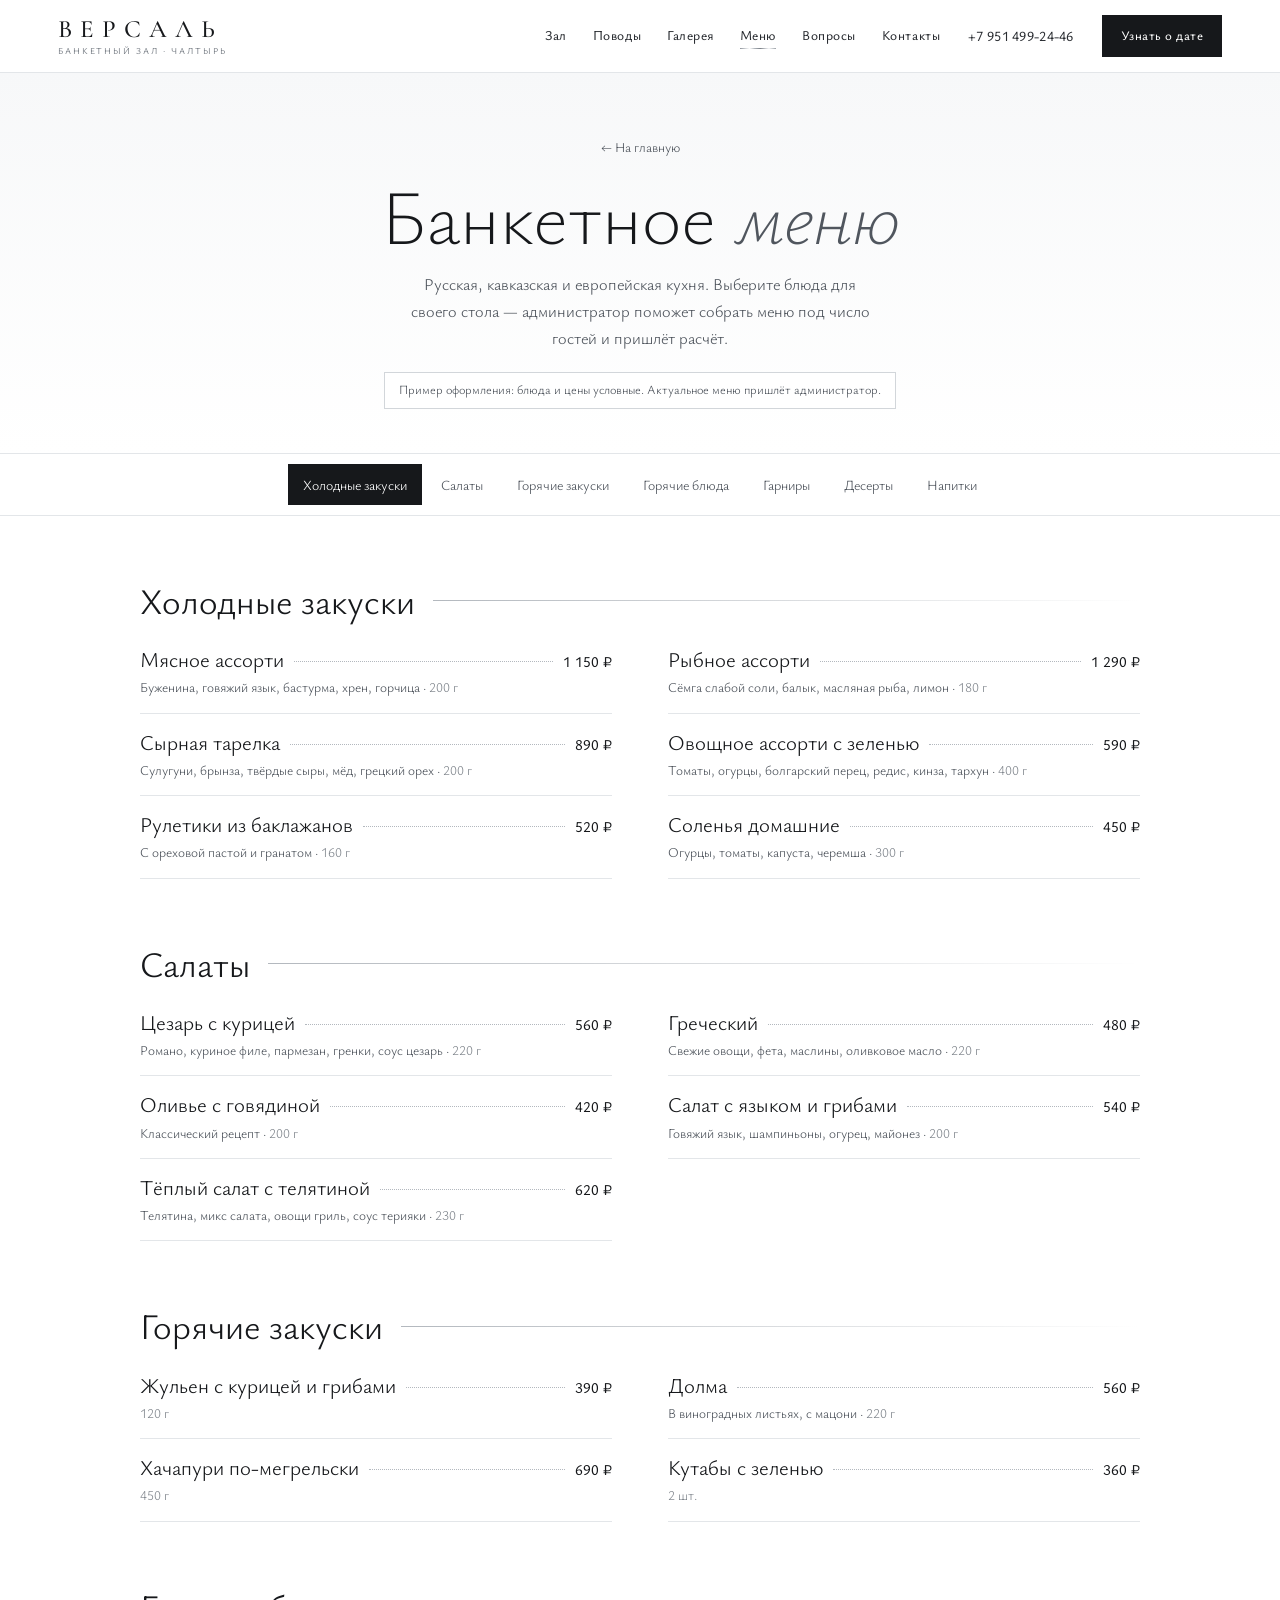
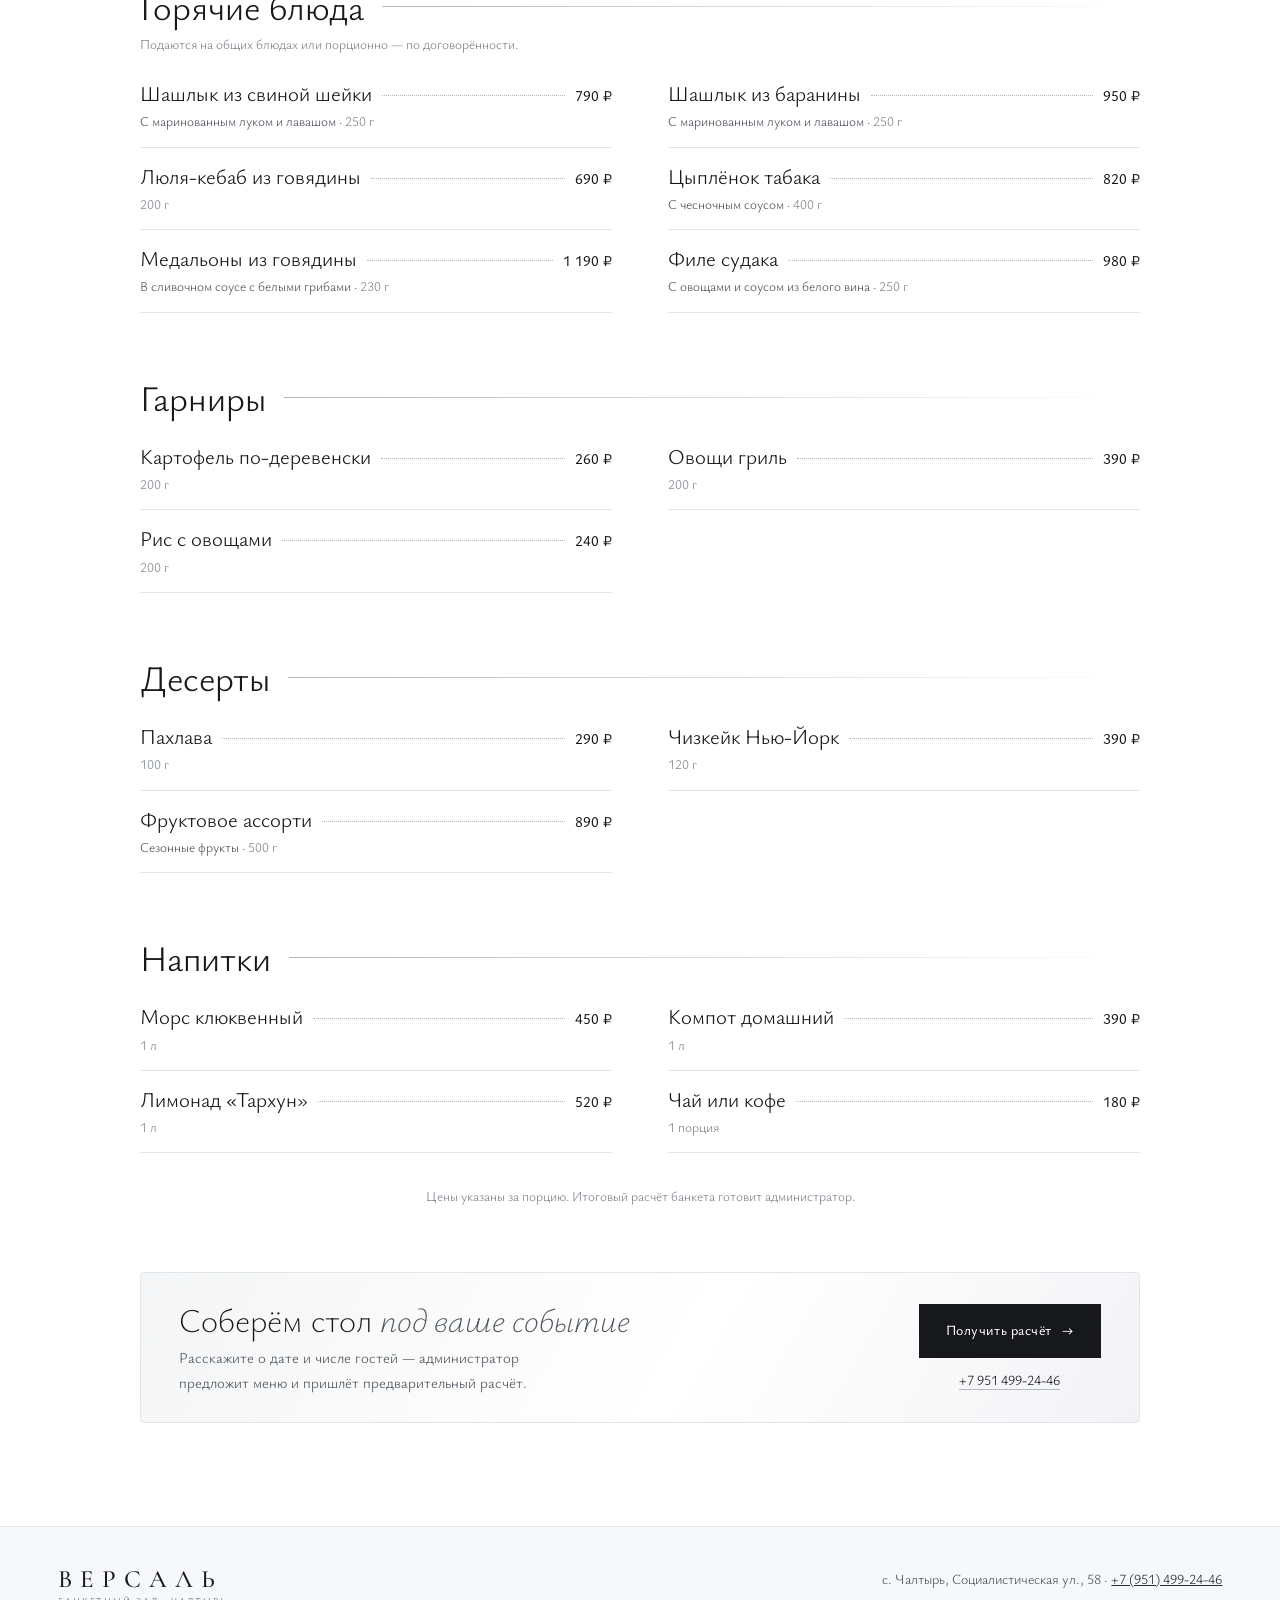
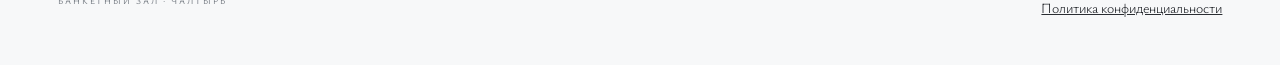
<file: menu.html>
<!doctype html>
<html lang="ru">
<head>
  <meta charset="utf-8">
  <meta name="viewport" content="width=device-width, initial-scale=1, viewport-fit=cover">
  <title>Банкетное меню — зал «Версаль» в Чалтыре, рядом с Ростовом-на-Дону</title>
  <meta name="description" content="Банкетное меню зала «Версаль» в Чалтыре: русская, кавказская и европейская кухня — закуски, салаты, горячие блюда, десерты. Расчёт банкета под ваше число гостей.">
  <meta property="og:type" content="website">
  <meta property="og:locale" content="ru_RU">
  <meta property="og:title" content="Банкетное меню — зал «Версаль» в Чалтыре">
  <meta property="og:description" content="Русская, кавказская и европейская кухня для свадеб, юбилеев и корпоративов.">
  <meta name="theme-color" content="#f3f4f5">
  <link rel="icon" href="assets/favicon.svg" type="image/svg+xml">
  <link rel="preconnect" href="https://fonts.googleapis.com">
  <link rel="preconnect" href="https://fonts.gstatic.com" crossorigin>
  <link href="https://fonts.googleapis.com/css2?family=Cormorant+Garamond:wght@300;500&family=Ysabeau+Office:ital,wght@0,200;0,300;0,400;0,500;1,200;1,300;1,400&display=swap" rel="stylesheet">
  <link rel="stylesheet" href="assets/styles.css?v=20261016-8">
  <script>
    /* прелоадер: только при первом заходе за сессию */
    (function () {
      var d = document.documentElement, seen = false;
      d.classList.add('js');
      try { seen = sessionStorage.getItem('versal-seen') === '1'; } catch (e) {}
      var R = window.VersalReady = { done: seen, cbs: [], then: function (f) { if (this.done) f(); else this.cbs.push(f); } };
      d.classList.add(seen ? 'pl-skip' : 'pl-on');
    })();
  </script>
  <style>
    .pl { display: none; }
    .pl-on .pl {
      position: fixed; inset: 0; z-index: 300; display: grid; place-items: center;
      background: #f6f7f8; transition: opacity .8s cubic-bezier(.65,0,.35,1), visibility .8s;
    }
    .pl-on:not(.pl-done) body { overflow: hidden; }
    .pl-done .pl { opacity: 0; visibility: hidden; }
    .pl__in { display: grid; justify-items: center; gap: 18px; }
    .pl__word {
      margin: 0 -.42em 0 0; font: 300 30px/1 'Cormorant Garamond', 'Times New Roman', serif;
      letter-spacing: .42em; text-transform: uppercase; color: #2c3035;
      opacity: 0; transform: translateY(6px); transition: opacity .9s ease, transform 1.1s cubic-bezier(.2,.7,.1,1);
    }
    .pl.is-word .pl__word { opacity: 1; transform: none; }
    .pl__bar { position: relative; width: 120px; height: 1px; background: #e2e5e8; overflow: hidden; }
    .pl__bar i {
      position: absolute; inset: 0; transform-origin: left; transform: scaleX(.06);
      background: linear-gradient(90deg, #8b9198, #d8dbde 45%, #7a8087);
      transition: transform .6s cubic-bezier(.2,.7,.1,1);
    }
    .pl-done .pl__word { transform: translateY(-6px); }
    @media (prefers-reduced-motion: reduce) { .pl, .pl__word, .pl__bar i { transition: none !important; } }
  </style>
</head>
<body class="menu-page">
  <div class="pl" id="pl" aria-hidden="true">
    <div class="pl__in">
      <p class="pl__word">Версаль</p>
      <span class="pl__bar"><i></i></span>
    </div>
  </div>
  <script>
    (function () {
      var R = window.VersalReady, el = document.getElementById('pl');
      if (!R || R.done || !el) { if (el) el.remove(); return; }
      var d = document.documentElement, bar = el.querySelector('.pl__bar i');
      var t0 = performance.now(), total = 0, done = 0, finished = false;
      function step() { done++; bar.style.transform = 'scaleX(' + (0.06 + 0.94 * done / total).toFixed(3) + ')'; }
      function track(p) { total++; return Promise.resolve(p).then(step, step); }
      var F = document.fonts;
      var brand = F ? F.load('300 30px "Cormorant Garamond"', 'ВЕРСАЛЬ') : Promise.resolve();
      Promise.resolve(brand).then(function () { el.classList.add('is-word'); }, function () { el.classList.add('is-word'); });
      var tasks = [
        track(brand),
        track(F ? F.load('200 40px "Ysabeau Office"', 'Зал') : 0),
        track(F ? F.load('300 16px "Ysabeau Office"', 'Зал') : 0),
        track(F ? F.load('500 13px "Ysabeau Office"', 'Зал') : 0),
        track(new Promise(function (r) { if (document.readyState === 'complete') r(); else window.addEventListener('load', r, { once: true }); }))
      ];
      Promise.all(tasks).then(finish, finish);
      setTimeout(finish, 4500); // не держим гостя дольше 4,5 с даже на медленной сети
      function finish() {
        if (finished) return;
        finished = true;
        bar.style.transform = 'scaleX(1)';
        var rest = Math.max(0, 1200 - (performance.now() - t0));
        setTimeout(function () {
          d.classList.add('pl-done');
          try { sessionStorage.setItem('versal-seen', '1'); } catch (e) {}
          R.done = true;
          R.cbs.splice(0).forEach(function (f) { try { f(); } catch (e) { setTimeout(function () { throw e; }); } });
          setTimeout(function () { el.remove(); }, 900);
        }, rest + 350);
      }
    })();
  </script>
  <a class="skip-link" href="#menu-list">Перейти к меню</a>

  <header class="site-header is-solid" data-header>
    <div class="site-header__inner">
      <a class="wordmark" href="index.html" aria-label="«Версаль» — на главную">
        <span class="wordmark__name">Версаль</span>
        <span class="wordmark__sub">банкетный зал · Чалтырь</span>
      </a>
      <nav class="nav" aria-label="Разделы сайта">
        <a href="index.html#hall">Зал</a>
        <a href="index.html#occasions">Поводы</a>
        <a href="index.html#gallery">Галерея</a>
        <a href="menu.html" class="is-current" aria-current="page">Меню</a>
        <a href="index.html#faq">Вопросы</a>
        <a href="index.html#contacts">Контакты</a>
      </nav>
      <a class="header-phone" href="tel:+79514992446">+7 951 499-24-46</a>
      <a class="btn btn--dark btn--sm header-cta" href="index.html?goal=date#request">Узнать о дате</a>
      <button class="sm-toggle" type="button" aria-label="Открыть меню" aria-expanded="false" aria-controls="staggered-menu-panel" data-label-menu="Меню" data-label-close="Закрыть">
        <span class="sm-toggle-textWrap" aria-hidden="true"><span class="sm-toggle-textInner"><span class="sm-toggle-line">Меню</span></span></span>
        <span class="sm-icon" aria-hidden="true"><span class="sm-icon-line"></span><span class="sm-icon-line sm-icon-line-v"></span></span>
      </button>
    </div>
  </header>

  <!-- Меню сайта (StaggeredMenu) -->
  <div class="staggered-menu-wrapper fixed-wrapper" data-position="right" data-button-color="#17191c" data-open-button-color="#17191c">
    <div class="sm-prelayers" aria-hidden="true">
      <div class="sm-prelayer" style="background:#e6e9ec"></div>
      <div class="sm-prelayer" style="background:#b9bec4"></div>
    </div>
    <aside id="staggered-menu-panel" class="staggered-menu-panel" aria-label="Меню сайта">
      <div class="sm-panel-inner">
        <ul class="sm-panel-list" role="list" data-numbering>
          <li class="sm-panel-itemWrap"><a class="sm-panel-item" href="index.html#hall"><span class="sm-panel-itemLabel">Зал</span></a></li>
          <li class="sm-panel-itemWrap"><a class="sm-panel-item" href="index.html#occasions"><span class="sm-panel-itemLabel">Поводы</span></a></li>
          <li class="sm-panel-itemWrap"><a class="sm-panel-item" href="index.html#gallery"><span class="sm-panel-itemLabel">Галерея</span></a></li>
          <li class="sm-panel-itemWrap"><a class="sm-panel-item" href="menu.html" aria-current="page"><span class="sm-panel-itemLabel">Меню</span></a></li>
          <li class="sm-panel-itemWrap"><a class="sm-panel-item" href="index.html#faq"><span class="sm-panel-itemLabel">Вопросы</span></a></li>
          <li class="sm-panel-itemWrap"><a class="sm-panel-item" href="index.html#contacts"><span class="sm-panel-itemLabel">Контакты</span></a></li>
        </ul>
        <div class="sm-socials">
          <p class="sm-socials-title">Связаться</p>
          <ul class="sm-socials-list" role="list">
            <li class="sm-socials-item"><a class="sm-socials-link" href="tel:+79514992446">+7 951 499-24-46</a></li>
            <li class="sm-socials-item"><a class="sm-socials-link" href="https://yandex.ru/maps/?rtext=~47.283516%2C39.519488&amp;rtt=auto" target="_blank" rel="noopener noreferrer">Маршрут</a></li>
            <li class="sm-socials-item"><a class="sm-socials-link" href="https://yandex.ru/maps/org/versal/55324519576/" target="_blank" rel="noopener noreferrer">Яндекс Карты</a></li>
          </ul>
          <a class="btn btn--dark sm-cta" href="index.html?goal=date#request" data-goal="date">Узнать условия на мою дату</a>
        </div>
      </div>
    </aside>
  </div>

  <main class="mp">
    <header class="mp-head">
      <div class="wrap mp-head__inner">
        <a class="mp-back" href="index.html"><span aria-hidden="true">←</span> На главную</a>
        <h1 class="mp-title">Банкетное <em>меню</em></h1>
        <p class="mp-lead">Русская, кавказская и&nbsp;европейская кухня. Выберите блюда для своего стола — администратор поможет собрать меню под число гостей и&nbsp;пришлёт расчёт.</p>
        <p class="mp-sample" id="mp-sample" hidden>Пример оформления: блюда и&nbsp;цены условные. Актуальное меню пришлёт администратор.</p>
      </div>
    </header>

    <nav class="mp-cats" aria-label="Разделы меню">
      <div class="wrap"><div class="mp-cats__row" id="mp-cats"></div></div>
    </nav>

    <div class="wrap mp-body">
      <div class="mp-list" id="menu-list"></div>
      <p class="mp-note" id="mp-note"></p>

      <aside class="mp-cta">
        <div>
          <p class="mp-cta__title">Соберём стол <em>под ваше событие</em></p>
          <p class="mp-cta__text">Расскажите о&nbsp;дате и&nbsp;числе гостей — администратор предложит меню и&nbsp;пришлёт предварительный расчёт.</p>
        </div>
        <div class="mp-cta__actions">
          <a class="btn btn--dark" href="index.html?goal=menu#request">Получить расчёт <span class="btn__arr" aria-hidden="true">→</span></a>
          <a class="menu-teaser__link" href="tel:+79514992446">+7 951 499-24-46</a>
        </div>
      </aside>
    </div>
  </main>

  <footer class="site-footer">
    <div class="wrap site-footer__inner">
      <div>
        <p class="wordmark wordmark--footer"><span class="wordmark__name">Версаль</span><span class="wordmark__sub">банкетный зал · Чалтырь</span></p>
      </div>
      <div class="site-footer__meta">
        <p>с. Чалтырь, Социалистическая ул., 58 · <a href="tel:+79514992446">+7 (951) 499-24-46</a></p>
        <p><a href="privacy.html">Политика конфиденциальности</a></p>
      </div>
    </div>
  </footer>


  <script src="assets/menu-data.js?v=20261015-2"></script>
  <script src="assets/menu.js?v=20261015-2"></script>
  <script src="https://cdnjs.cloudflare.com/ajax/libs/gsap/3.12.5/gsap.min.js"></script>
  <script src="assets/staggered-menu.js?v=20261016-2"></script>
</body>
</html>
</file>
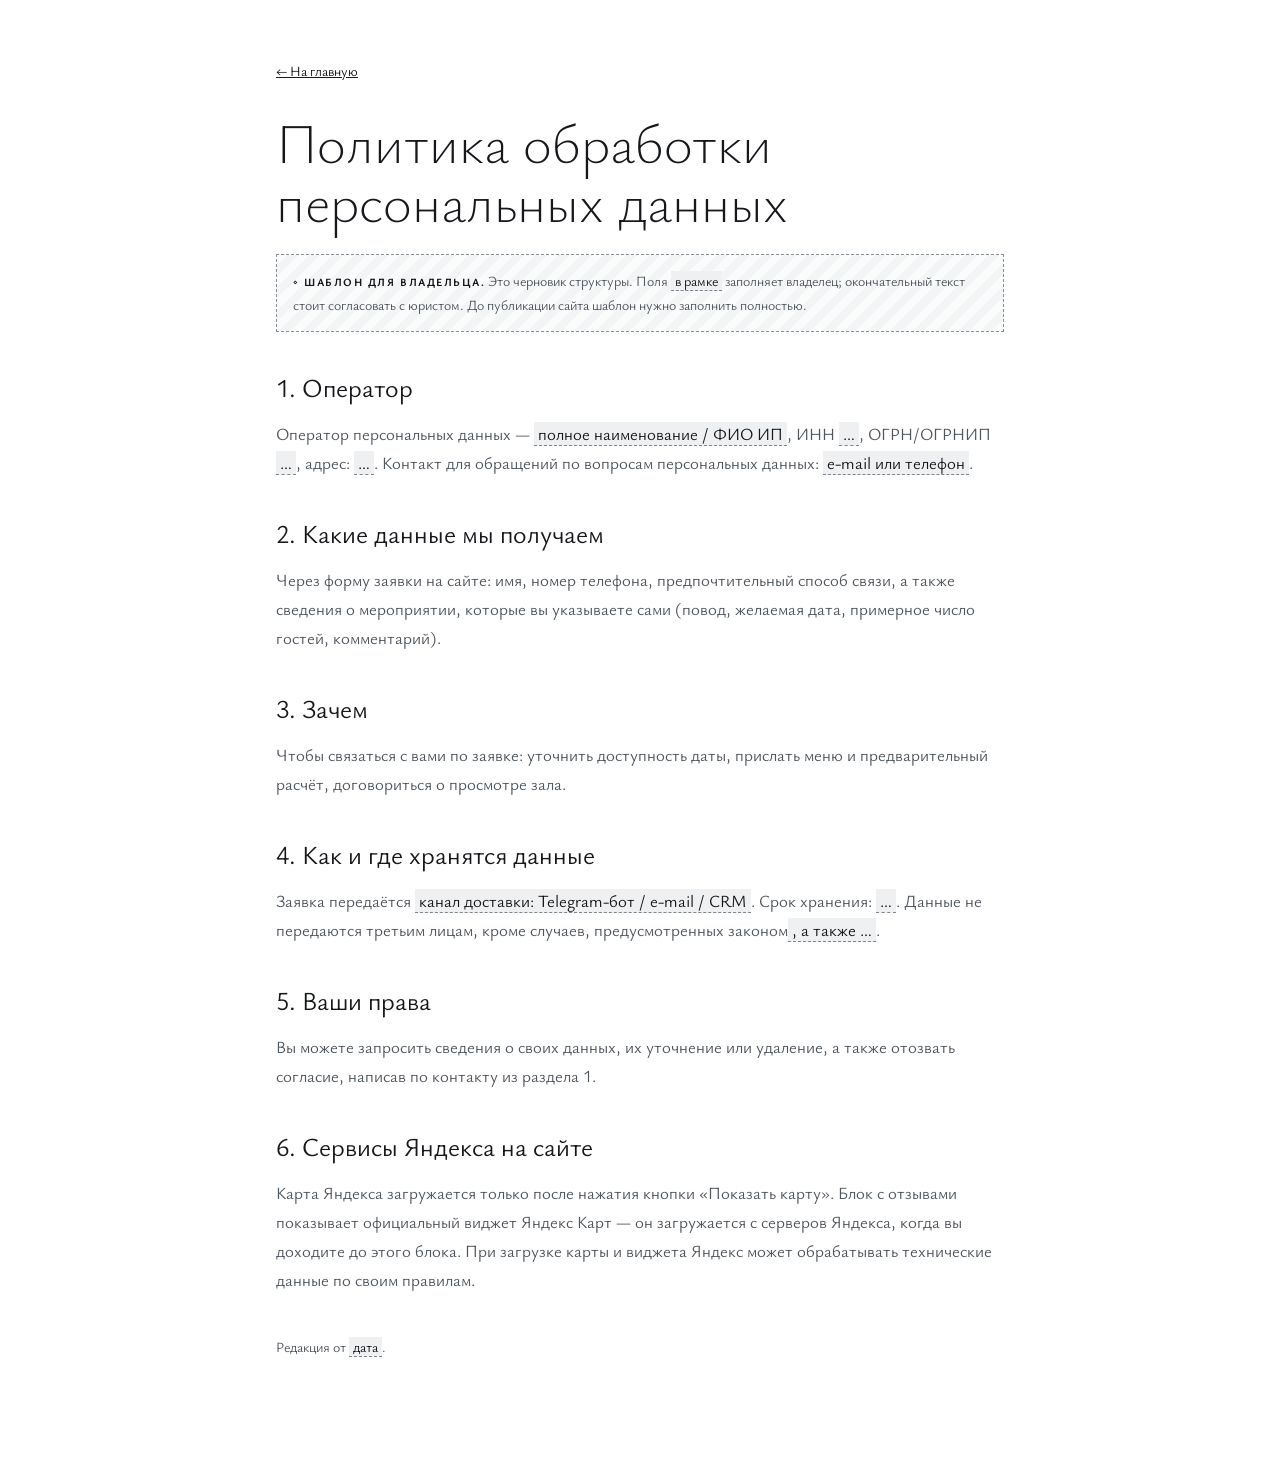
<file: privacy.html>
<!doctype html>
<html lang="ru">
<head>
  <meta charset="utf-8">
  <meta name="viewport" content="width=device-width, initial-scale=1">
  <title>Политика конфиденциальности — «Версаль»</title>
  <meta name="robots" content="noindex">
  <link rel="icon" href="assets/favicon.svg" type="image/svg+xml">
  <link rel="preconnect" href="https://fonts.googleapis.com">
  <link rel="preconnect" href="https://fonts.gstatic.com" crossorigin>
  <link href="https://fonts.googleapis.com/css2?family=Ysabeau+Office:ital,wght@0,200;0,300;0,500;1,200&display=swap" rel="stylesheet">
  <style>
    :root { --ink: #16181b; --slate: #50565e; --fog: #e3e6e9; }
    * { box-sizing: border-box; }
    body { margin: 0; background: #fff; color: #2a2d32; font: 400 17px/1.7 'Ysabeau Office', system-ui, sans-serif; }
    main { max-width: 760px; margin: 0 auto; padding: 56px 16px 96px; }
    a { color: var(--ink); }
    .back { font-size: 14px; }
    h1 { margin: 28px 0 8px; font: 200 clamp(38px, 6vw, 56px)/1.05 'Ysabeau Office', sans-serif; color: var(--ink); }
    h2 { margin: 40px 0 8px; font: 400 26px/1.2 'Ysabeau Office', sans-serif; color: var(--ink); }
    p, li { color: var(--slate); }
    .fill { background: #eef0f2; border-bottom: 1px dashed #80868d; padding: 0 4px; color: var(--ink); white-space: nowrap; }
    .note { margin: 24px 0; padding: 14px 16px; border: 1px dashed #8a9097; background: repeating-linear-gradient(-45deg, #fafbfb 0 8px, #f3f4f6 8px 16px); font-size: 14px; }
    .note b { font-size: 11px; letter-spacing: .14em; text-transform: uppercase; color: var(--ink); }
  </style>
</head>
<body>
  <main>
    <a class="back" href="index.html">← На главную</a>
    <h1>Политика обработки персональных данных</h1>
    <p class="note"><b>◇ Шаблон для владельца.</b> Это черновик структуры. Поля <span class="fill">в рамке</span> заполняет владелец; окончательный текст стоит согласовать с юристом. До публикации сайта шаблон нужно заполнить полностью.</p>

    <h2>1. Оператор</h2>
    <p>Оператор персональных данных — <span class="fill">полное наименование / ФИО ИП</span>, ИНН <span class="fill">…</span>, ОГРН/ОГРНИП <span class="fill">…</span>, адрес: <span class="fill">…</span>. Контакт для обращений по вопросам персональных данных: <span class="fill">e-mail или телефон</span>.</p>

    <h2>2. Какие данные мы получаем</h2>
    <p>Через форму заявки на сайте: имя, номер телефона, предпочтительный способ связи, а также сведения о мероприятии, которые вы указываете сами (повод, желаемая дата, примерное число гостей, комментарий).</p>

    <h2>3. Зачем</h2>
    <p>Чтобы связаться с вами по заявке: уточнить доступность даты, прислать меню и предварительный расчёт, договориться о просмотре зала.</p>

    <h2>4. Как и где хранятся данные</h2>
    <p>Заявка передаётся <span class="fill">канал доставки: Telegram-бот / e-mail / CRM</span>. Срок хранения: <span class="fill">…</span>. Данные не передаются третьим лицам, кроме случаев, предусмотренных законом<span class="fill">, а также …</span>.</p>

    <h2>5. Ваши права</h2>
    <p>Вы можете запросить сведения о своих данных, их уточнение или удаление, а также отозвать согласие, написав по контакту из раздела 1.</p>

    <h2>6. Сервисы Яндекса на сайте</h2>
    <p>Карта Яндекса загружается только после нажатия кнопки «Показать карту». Блок с&nbsp;отзывами показывает официальный виджет Яндекс Карт — он загружается с&nbsp;серверов Яндекса, когда вы доходите до этого блока. При загрузке карты и&nbsp;виджета Яндекс может обрабатывать технические данные по своим правилам.</p>

    <p style="margin-top:40px;font-size:14px">Редакция от <span class="fill">дата</span>.</p>
  </main>
</body>
</html>
</file>
<file: assets/styles.css>
/* =========================================================
   «Версаль» — белый, серый, серебро.
   Концепция «Свет и отражение»: зал, нарисованный тонкой
   серебряной линией, люстры, которые зажигаются, и заявка
   в виде приглашения, которое собирается на глазах.
   ========================================================= */

:root {
  --white: #ffffff;
  --paper: #f7f8f9;
  --mist: #eff1f3;
  --fog: #e3e6e9;
  --line: #d2d6da;
  --silver: #b3b8be;
  --steel: #80868d;
  --slate: #50565e;
  --graphite: #2a2d32;
  --ink: #16181b;
  --danger: #8f2f2f;

  --silver-grad: linear-gradient(115deg, #8b9198 0%, #d8dbde 18%, #ffffff 27%, #b2b7bd 40%, #7a8087 56%, #cfd2d6 72%, #f5f6f7 80%, #989ea4 100%);
  --text-silver: linear-gradient(100deg, #2c3035 0%, #555b62 20%, #9aa0a6 36%, #f2f3f4 45%, #9aa0a6 54%, #555b62 70%, #2c3035 100%);

  --brand: 'Cormorant Garamond', 'Cormorant', 'Times New Roman', serif; /* только слово «Версаль» */
  --serif: 'Ysabeau Office', 'Ysabeau', system-ui, -apple-system, 'Segoe UI', sans-serif;
  --sans: 'Ysabeau Office', 'Ysabeau', system-ui, -apple-system, 'Segoe UI', sans-serif;

  --gutter: clamp(16px, 4.5vw, 64px);
  --maxw: 1280px;
  --header-h: 72px;
  --ease: cubic-bezier(.2, .7, .1, 1);
  --ease-io: cubic-bezier(.65, 0, .35, 1);
}

*, *::before, *::after { box-sizing: border-box; }
[hidden] { display: none !important; }
html { -webkit-text-size-adjust: 100%; scroll-behavior: smooth; scroll-padding-top: calc(var(--header-h) + 8px); }
body {
  margin: 0;
  background: var(--white);
  color: var(--graphite);
  font: 300 17px/1.65 var(--sans);
  -webkit-font-smoothing: antialiased;
  text-rendering: optimizeLegibility;
  overflow-x: hidden;
}
img, svg, iframe { display: block; max-width: 100%; }
a { color: inherit; }
button, input, select, textarea { font: inherit; color: inherit; }
::selection { background: #d9dde1; color: var(--ink); }

:focus-visible { outline: 2px solid var(--ink); outline-offset: 3px; }

.skip-link {
  position: absolute; left: 12px; top: -60px; z-index: 100;
  background: var(--ink); color: #fff; padding: 10px 16px; text-decoration: none;
}
.skip-link:focus { top: 12px; }

.wrap { width: 100%; max-width: var(--maxw); margin: 0 auto; padding: 0 var(--gutter); }

/* ---------- типографика ---------- */
.eyebrow, .sec-num {
  margin: 0 0 18px;
  font: 500 11.5px/1.2 var(--sans);
  letter-spacing: .26em; text-transform: uppercase;
  color: var(--slate);
}
.sec-num { display: flex; align-items: center; gap: 14px; }
main { counter-reset: sec; }
.sec-num { counter-increment: sec; }
.sec-num__n::before {
  content: counter(sec, upper-roman);
  font: 400 21px/1 var(--serif); letter-spacing: .02em; text-transform: none;
  color: var(--steel);
}
.sec-num::after { content: ""; width: 56px; height: 1px; background: var(--silver-grad); }

.h2 {
  margin: 0;
  font: 200 clamp(40px, 6.2vw, 84px)/1.02 var(--serif);
  letter-spacing: -.01em;
  color: var(--ink);
  text-wrap: balance;
}
.h2 em, .hero__title em { font-style: italic; color: var(--slate); }
.h3 {
  margin: 0 0 14px;
  font: 300 clamp(24px, 2.4vw, 30px)/1.15 var(--serif);
  color: var(--ink);
}
.lead {
  margin: 22px 0 0;
  max-width: 58ch;
  font-size: clamp(17px, 1.35vw, 19px);
  color: var(--slate);
  text-wrap: pretty;
}
.link { color: var(--ink); text-decoration: underline; text-decoration-color: var(--silver); text-underline-offset: 3px; }
.link:hover { text-decoration-color: var(--ink); }

.silver-text {
  background: var(--text-silver);
  background-size: 260% 100%;
  background-position: 100% 0;
  -webkit-background-clip: text; background-clip: text;
  color: transparent;
}
/* Название: неподвижное серебро + световая полоса, которая сама проходит по слову */
.hero__title .silver-text {
  background:
    linear-gradient(100deg, rgba(255,255,255,0) 22%, rgba(214,218,222,.9) 40%, #fff 50%, rgba(214,218,222,.9) 60%, rgba(255,255,255,0) 78%) no-repeat,
    linear-gradient(100deg, #24272b 0%, #41464d 35%, #646a71 60%, #41464d 85%, #565c63 100%);
  background-size: 45% 100%, 100% 100%;
  background-position: -150% 0, 0 0;
  -webkit-background-clip: text; background-clip: text;
}
.hero__title .silver-text.is-shining { animation: sweep 4.5s var(--ease-io) infinite; }
.hero.is-away .hero__title .silver-text { animation-play-state: paused; }
@keyframes sweep {
  0% { background-position: -150% 0, 0 0; }
  60%, 100% { background-position: 250% 0, 0 0; }
}
@keyframes shine { from { background-position: 100% 0; } to { background-position: 0% 0; } }

/* ---------- кнопки ---------- */
.btn {
  --bh: 54px;
  position: relative; isolation: isolate; overflow: hidden;
  display: inline-flex; align-items: center; justify-content: center; gap: 10px;
  min-height: var(--bh); padding: 0 26px;
  border: 1px solid transparent;
  font: 500 14px/1.2 var(--sans); letter-spacing: .04em;
  text-decoration: none; text-align: center;
  cursor: pointer;
  transition: background-color .3s, color .3s, border-color .3s, transform .3s var(--ease);
}
.btn::after { /* серебряный блик */
  content: ""; position: absolute; z-index: -1; inset: -2px auto -2px 0;
  width: 45%;
  background: linear-gradient(100deg, transparent, rgba(255,255,255,.55), transparent);
  transform: translateX(-135%) skewX(-20deg);
  transition: transform .8s var(--ease);
  pointer-events: none;
}
.btn:hover::after { transform: translateX(270%) skewX(-20deg); }
.btn--dark { background: var(--ink); color: #fff; }
.btn--dark:hover { background: #2e3237; }
.btn--line {
  color: var(--ink);
  background: linear-gradient(#fff, #fff) padding-box, var(--silver-grad) border-box;
  border: 1px solid transparent;
}
.btn--line::after { background: linear-gradient(100deg, transparent, rgba(160,166,172,.28), transparent); }
.btn--line:hover { background: linear-gradient(var(--mist), var(--mist)) padding-box, var(--silver-grad) border-box; }
.btn--sm { --bh: 42px; padding: 0 18px; font-size: 13px; }
.btn--block { width: 100%; }
.btn:active { transform: translateY(1px); }

/* ---------- шапка ---------- */
.site-header {
  position: fixed; z-index: 50; inset: 0 0 auto 0;
  height: var(--header-h);
  transition: background-color .4s, box-shadow .4s, transform .4s var(--ease);
}
.site-header::before {
  content: ""; position: absolute; inset: 0 0 -30px; z-index: -1; pointer-events: none;
  background: linear-gradient(180deg, rgba(240,241,243,.92), rgba(240,241,243,.6) 55%, rgba(240,241,243,0));
  transition: opacity .4s;
}
.site-header.is-solid::before { opacity: 0; }
.site-header.is-solid {
  background: rgba(255,255,255,.86);
  -webkit-backdrop-filter: saturate(1.4) blur(14px); backdrop-filter: saturate(1.4) blur(14px);
  box-shadow: 0 1px 0 var(--fog);
}
.site-header__inner {
  height: 100%; max-width: 1440px; margin: 0 auto; padding: 0 var(--gutter);
  display: flex; align-items: center; gap: 28px;
}
.wordmark { display: inline-flex; flex-direction: column; text-decoration: none; line-height: 1; margin: 0; }
.wordmark__name {
  font: 500 25px/1 var(--brand); letter-spacing: .32em; text-transform: uppercase; color: var(--ink);
  margin-right: -.32em;
}
.wordmark__sub { margin-top: 5px; font: 500 9px/1 var(--sans); letter-spacing: .22em; text-transform: uppercase; color: var(--steel); }
.nav { display: flex; gap: 26px; margin-left: auto; }
.nav a {
  position: relative; text-decoration: none;
  font: 500 13.5px/1 var(--sans); letter-spacing: .04em; color: var(--graphite);
  padding: 8px 0;
}
.nav a::after {
  content: ""; position: absolute; left: 0; right: 0; bottom: 2px; height: 1px;
  background: var(--silver-grad); transform: scaleX(0); transform-origin: right;
  transition: transform .5s var(--ease);
}
.nav a:hover::after, .nav a.is-current::after { transform: scaleX(1); transform-origin: left; }
.header-phone { font: 500 14px/1 var(--sans); text-decoration: none; letter-spacing: .02em; white-space: nowrap; }


/* ---------- первый экран ---------- */
.hero {
  position: relative;
  min-height: 100vh; min-height: 100svh;
  display: flex; flex-direction: column; justify-content: flex-end; align-items: center;
  padding: calc(var(--header-h) + 20px) var(--gutter) clamp(92px, 13vh, 140px);
  overflow: hidden;
  background: linear-gradient(180deg, #dfe2e5 0%, #eceef0 38%, #f2f3f4 60%, #e8eaec 100%);
  transition: background-color 1.2s;
}
.hero__stage { position: absolute; inset: 0; z-index: 0; transform-origin: 50% 36%; will-change: transform; }
.hall { width: 100%; height: 100%; }
.hero__stage .hall { position: absolute; inset: 0; }
.hero__photo { position: absolute; inset: 0; background: center/cover no-repeat; opacity: 0; transition: opacity 1.2s; }
.hero.has-photo .hero__photo { opacity: 1; }
.hero.has-photo .hall { opacity: .0; }
.hero__light { /* свет за курсором: двигается трансформацией, без перерисовки */
  position: absolute; left: 0; top: 0; width: 840px; height: 840px; margin: -420px 0 0 -420px; pointer-events: none;
  background: radial-gradient(circle closest-side, rgba(255,255,255,.38), rgba(255,255,255,0) 70%);
  transform: translate3d(50vw, 30vh, 0); will-change: transform;
  opacity: 0; transition: opacity .8s;
}
.hero.is-lit .hero__light { opacity: 1; }
.hero__veil {
  position: absolute; inset: 0; pointer-events: none;
  background:
    radial-gradient(ellipse 70% 46% at 50% 82%, rgba(255,255,255,.92) 0%, rgba(255,255,255,.72) 45%, rgba(255,255,255,0) 100%),
    linear-gradient(180deg, rgba(255,255,255,0) 50%, rgba(255,255,255,.55) 100%);
}
.hero.has-photo .hero__veil {
  background:
    radial-gradient(ellipse 72% 50% at 50% 84%, rgba(255,255,255,.94), rgba(255,255,255,.6) 50%, rgba(255,255,255,0)),
    linear-gradient(180deg, rgba(255,255,255,.35), rgba(255,255,255,0) 30%);
}

.hero__content { position: relative; z-index: 2; text-align: center; max-width: 920px; will-change: transform, opacity; }
.hero__eyebrow { display: flex; flex-wrap: wrap; justify-content: center; align-items: center; gap: 6px 12px; color: var(--slate); margin-bottom: 8px; }
.dot { width: 4px; height: 4px; border-radius: 50%; background: var(--steel); }
.hero__title {
  margin: 0;
  font: 300 clamp(56px, 11vw, 156px)/1 var(--brand);
  letter-spacing: .1em;
  text-transform: uppercase;
  color: var(--ink);
}
.hero__title .silver-text { display: inline-block; padding: 0 0 .06em .1em; }
.hero__lead {
  margin: 14px auto 0; max-width: 36em;
  font: 300 clamp(17px, 1.5vw, 20px)/1.55 var(--sans); color: var(--slate);
}
.hero__actions { display: flex; flex-wrap: wrap; justify-content: center; gap: 12px; margin-top: 30px; }
.hero__hint { margin: 16px 0 0; font-size: 13.5px; color: var(--slate); }

.hero__scroll {
  position: absolute; z-index: 2; left: 50%; bottom: 18px; transform: translateX(-50%);
  display: flex; flex-direction: column; align-items: center; gap: 8px;
  font: 500 10.5px/1 var(--sans); letter-spacing: .24em; text-transform: uppercase; text-decoration: none; color: var(--slate);
}
.hero__scroll i { width: 1px; height: 30px; background: linear-gradient(var(--steel), transparent); position: relative; overflow: hidden; }
.hero__scroll i::after { content: ""; position: absolute; left: 0; top: 0; width: 1px; height: 30px; background: var(--ink); transform: translateY(-100%); animation: drip 2.4s var(--ease-io) infinite; }
@keyframes drip { to { transform: translateY(100%); } }

/* интро: появление контента первого экрана */
.js .hero__content > * { opacity: 0; transform: translateY(16px); transition: opacity 1s var(--ease), transform 1.2s var(--ease); }
.js .hero.is-ready .hero__content > * { opacity: 1; transform: none; }
.js .hero.is-ready .hero__content > :nth-child(2) { transition-delay: .25s; }
.js .hero.is-ready .hero__content > :nth-child(3) { transition-delay: .55s; }
.js .hero.is-ready .hero__content > :nth-child(4) { transition-delay: .75s; }
.js .hero.is-ready .hero__content > :nth-child(5) { transition-delay: .9s; }

/* ---------- линейная графика ---------- */
.hall .ln, [data-vignette] .ln {
  fill: none; stroke: #6c727a; stroke-width: 1; stroke-linecap: round; stroke-linejoin: round;
}
.hall .ln.thin, [data-vignette] .ln.thin { stroke: #959ba2; }
.hall .ln-f { fill: none; stroke: #7d838a; stroke-linejoin: round; stroke-linecap: round; }
.hall .ln-f.thin { stroke: #a4aab0; }
.hall .ln-f.faint, [data-vignette] .faint { stroke: #c0c5ca; }
.hall .fillw, [data-vignette] .fillw { fill: #fbfbfc; }
.hall .ln-r, [data-vignette] .ln-r { fill: none; stroke: #8f959c; stroke-width: 1; }
.hall .g-reflect { opacity: .28; }
.hall .floorln { fill: none; stroke: #c3c8cd; stroke-width: .7; }
.flame { fill: #fff; stroke: #9aa0a6; stroke-width: .6; vector-effect: non-scaling-stroke; }
[data-vignette] .ln { stroke-width: 1.15; }
[data-vignette] .v-bg { fill: transparent; }
[data-vignette] .v-shadow { fill: #e6e8eb; }
[data-vignette] .v-reflect { opacity: .3; }

.glow { opacity: 0; transition: opacity 1.6s var(--ease); }
.glow--sm { transition-duration: 2.2s; }
.is-lit .glow { opacity: 1; }
.is-lit .glow--streak { opacity: .55; }
.glint {
  fill: #fff; stroke: #c6cace; stroke-width: .4; vector-effect: non-scaling-stroke;
  opacity: 0; transform-box: fill-box; transform-origin: center;
}
.is-lit .glint { animation: twinkle 5.5s ease-in-out var(--gd, 0s) infinite; }
.hero.is-away .glint, .hero.is-away .hero__scroll i::after { animation-play-state: paused; }
.hero.is-away .hero__stage { visibility: hidden; }
@keyframes twinkle {
  0%, 70%, 100% { opacity: 0; scale: .3; }
  80% { opacity: 1; scale: 1; }
  90% { opacity: .2; scale: .6; }
}

/* рисование линий */
.hall.is-drawing .g-arch .ln { stroke-dasharray: 1 1; stroke-dashoffset: 1; animation: draw 2.2s var(--ease-io) var(--d, 0s) forwards; }
.hall.is-drawing .floorln { opacity: 0; animation: fadein 2s var(--ease) 1.4s forwards; }
/* слои сцены появляются целиком — прозрачность и сдвиг считает видеокарта */
.hall-layer.is-drawing { will-change: opacity, transform; }
.hall-layer--chand.is-drawing { opacity: 0; animation: fadein 1.6s var(--ease) .55s forwards; }
.hall-layer--furn.is-drawing { opacity: 0; animation: layerRise 1.5s var(--ease) 1.05s forwards; }
.hall-layer--reflect.is-drawing { opacity: 0; animation: fadein 2s var(--ease) 1.4s forwards; }
.hall-layer--glow { opacity: 0; transition: opacity 1.8s var(--ease); }
.hall-layer--glow.is-lit { opacity: 1; }
.hall-layer--glow .glow { opacity: 1; transition: none; }
.hall-layer--glow .glow--streak { opacity: .55; }
.hall-layer--glint { will-change: transform; } /* бесконечное мерцание — в отдельном слое */
@keyframes layerRise { from { opacity: 0; transform: translateY(10px); } to { opacity: 1; transform: none; } }
@keyframes draw { to { stroke-dashoffset: 0; } }
@keyframes fadein { to { opacity: 1; } }
@keyframes fadein-r { to { opacity: .28; } }
@keyframes rise { from { opacity: 0; transform: translateY(6px); } to { opacity: 1; transform: none; } }

[data-vignette] > .ln { stroke-dasharray: 1 1; stroke-dashoffset: 1; }
[data-vignette] g .ln, [data-vignette] g .flame, [data-vignette] g .ln-r { opacity: 0; }
.is-in [data-vignette] > .ln { animation: draw 1.8s var(--ease-io) var(--d, 0s) forwards; }
.is-in [data-vignette] g .ln, .is-in [data-vignette] g .flame, .is-in [data-vignette] g .ln-r { animation: fadein 1.2s var(--ease) .4s forwards; }

/* ---------- секции ---------- */
.section { position: relative; padding: clamp(88px, 12vw, 168px) 0; }
.sec-head { max-width: 860px; }

/* появление при прокрутке */
.js .reveal { opacity: 0; transform: translateY(28px); transition: opacity 1.1s var(--ease), transform 1.2s var(--ease); }
.js .reveal.is-in { opacity: 1; transform: none; }

/* ---------- зал: фото на весь экран ---------- */
.hall-full {
  --slide: 6.5s;
  position: relative; isolation: isolate; overflow: hidden;
  min-height: 100vh; min-height: 100svh;
  display: flex; color: #fff; background: #1c1f23;
}
.hall-full__bg, .hall-full__shade { position: absolute; inset: 0; }
.hall-full__bg { z-index: -2; }
.hall-full__slide {
  position: absolute; inset: 0; width: 100%; height: 100%; object-fit: cover; object-position: 50% 45%;
  opacity: 0; transform: scale(1.06);
  transition: opacity 1.6s var(--ease), transform 9s linear;
}
.hall-full__slide.is-active { opacity: 1; transform: scale(1); }
.hall-full__shade {
  z-index: -1;
  background:
    linear-gradient(90deg, rgba(17,19,22,.72) 0%, rgba(17,19,22,.46) 36%, rgba(17,19,22,.08) 70%, rgba(17,19,22,0) 100%),
    linear-gradient(0deg, rgba(17,19,22,.62) 0%, rgba(17,19,22,0) 30%);
}
.hall-full__inner {
  display: flex; flex-direction: column; justify-content: space-between; gap: 48px;
  padding-top: calc(var(--header-h) + clamp(40px, 8vh, 96px)); padding-bottom: clamp(28px, 5vh, 48px);
}
.hall-full__text { margin: auto 0; max-width: 600px; }
.hall-full__title { margin: 0; font: 200 clamp(40px, 5.4vw, 76px)/1.04 var(--serif); color: #fff; text-wrap: balance; }
.hall-full__title em { font-style: italic; color: #d4d8dc; }
.hall-full__lead { margin: 20px 0 0; max-width: 46ch; font-size: clamp(16px, 1.3vw, 18px); line-height: 1.6; color: rgba(255,255,255,.86); }
.hall-full__actions { display: flex; flex-wrap: wrap; align-items: center; gap: 14px 20px; margin-top: 30px; }
.hall-full__actions span { font-size: 13.5px; color: rgba(255,255,255,.72); }
.btn--light { background: #fff; color: var(--ink); }
.btn--light:hover { background: #e9ebed; }
.btn--light::after { background: linear-gradient(100deg, transparent, rgba(160,166,172,.35), transparent); }

.hall-full__bottom { display: flex; align-items: flex-end; justify-content: space-between; gap: 24px 48px; flex-wrap: wrap; }
.hall-full__facts { margin: 0; display: flex; flex-wrap: wrap; gap: 0; }
.hall-full__facts .fact { padding: 0 28px 0 0; margin-right: 28px; border-right: 1px solid rgba(255,255,255,.22); }
.hall-full__facts .fact:last-child { margin-right: 0; padding-right: 0; border-right: 0; }
.hall-full__facts dt { font: 500 10.5px/1.3 var(--sans); letter-spacing: .2em; text-transform: uppercase; color: rgba(255,255,255,.62); }
.hall-full__facts dd { margin: 6px 0 0; font: 300 19px/1.25 var(--serif); color: #fff; }
.hall-full__dots { display: flex; gap: 8px; }
.hall-dot { position: relative; width: 44px; height: 24px; padding: 0; border: 0; background: none; cursor: pointer; }
.hall-dot::before, .hall-dot::after { content: ""; position: absolute; left: 0; right: 0; top: 11px; height: 2px; }
.hall-dot::before { background: rgba(255,255,255,.3); }
.hall-dot::after { background: #fff; transform: scaleX(0); transform-origin: left; }
.hall-dot.is-active::after { transform: scaleX(1); }
.hall-full.is-playing .hall-dot.is-active::after { animation: dotfill var(--slide) linear; }
@keyframes dotfill { from { transform: scaleX(0); } to { transform: scaleX(1); } }
.hall-dot:focus-visible { outline: 2px solid #fff; outline-offset: 2px; }

/* ---------- поводы ---------- */
.occ-sec { background: var(--paper); }
.occ-sec::before, .request-sec::before {
  content: ""; position: absolute; left: 0; right: 0; top: 0; height: 1px;
  background: linear-gradient(90deg, transparent, var(--silver), transparent);
}
.oc { display: grid; grid-template-columns: minmax(0, 5fr) minmax(0, 7fr); gap: clamp(32px, 4.5vw, 64px); align-items: start; }
.oc .sec-head { margin-bottom: 0; }
.oc .h2 { font-size: clamp(40px, 4.4vw, 64px); }
.oc__list { margin-top: clamp(28px, 3vw, 40px); }
.oc__tab {
  position: relative; width: 100%;
  display: grid; grid-template-columns: 26px 40px minmax(0, 1fr) 20px; align-items: center; gap: 18px;
  padding: 16px 18px 16px 14px;
  border: 0; border-bottom: 1px solid var(--fog); border-radius: 4px; background: transparent;
  text-align: left; cursor: pointer; color: #3a3f45;
  transition: background-color .35s, color .35s;
}
.oc__tab::before {
  content: ""; position: absolute; left: 0; top: 0; bottom: 0; width: 2px; background: var(--ink);
  transform: scaleY(0); transition: transform .45s var(--ease);
}
.oc__tab:hover { background: rgba(238, 240, 242, .6); color: var(--ink); }
.oc__tab[aria-selected="true"] { background: var(--mist); color: var(--ink); border-bottom-color: transparent; }
.oc__tab[aria-selected="true"]::before { transform: scaleY(1); }
.oc__n { font: 400 15px/1 var(--sans); letter-spacing: .06em; font-variant-numeric: lining-nums tabular-nums; color: var(--steel); }
.oc__t { font: 300 clamp(22px, 2.1vw, 28px)/1.15 var(--serif); }
.oc__ico, .oc__feats svg, .oc__ph-ico svg, .oc__title-ico svg { fill: none; stroke: currentColor; stroke-width: 1.3; stroke-linecap: round; stroke-linejoin: round; }
.oc__ico { width: 40px; height: 40px; color: #4a5057; }
.oc__ico .sp, .oc__ph-ico .sp, .oc__title-ico .sp { stroke-width: 1; }
.oc__arr { width: 18px; height: 18px; fill: none; stroke: currentColor; stroke-width: 1.4; transition: transform .4s var(--ease); }
.oc__tab:hover .oc__arr, .oc__tab[aria-selected="true"] .oc__arr { transform: translateX(4px); }

.oc__card {
  position: relative; padding: 14px;
  background: #fff; border: 1px solid var(--fog); border-radius: 6px;
  box-shadow: 0 30px 60px -48px rgba(30, 34, 40, .35);
}
.oc__media { position: relative; aspect-ratio: 16 / 8.3; border-radius: 4px; overflow: hidden; }
.oc__media img { position: absolute; inset: 0; width: 100%; height: 100%; object-fit: cover; }
.oc__ph {
  position: absolute; inset: 0; display: grid; place-items: center;
  background:
    radial-gradient(ellipse 60% 70% at 50% 45%, rgba(255,255,255,.9), rgba(255,255,255,0) 70%),
    linear-gradient(135deg, #e9ecee, #f5f6f7 50%, #e6e9ec);
}
.oc__ph::after { content: ""; position: absolute; inset: 10px; border: 1px solid rgba(255,255,255,.95); box-shadow: inset 0 0 0 1px rgba(160,166,172,.15); border-radius: 2px; }
.oc__ph-ico { width: clamp(64px, 8vw, 96px); height: clamp(64px, 8vw, 96px); color: #a3a9af; transition: opacity .35s; }
.oc__ph-ico svg { width: 100%; height: 100%; stroke-width: .9; }

.oc__body { display: grid; grid-template-columns: minmax(0, 1.65fr) minmax(0, 1fr); gap: 28px; padding: 26px 14px 12px; }
.oc__panel { display: grid; gap: 16px; justify-items: start; align-content: start; }
.oc__panel.is-entering { animation: panelIn .6s var(--ease); }
@keyframes panelIn { from { opacity: 0; transform: translateY(10px); } to { opacity: 1; transform: none; } }
.oc__title { display: flex; align-items: center; gap: 18px; margin: 0; font: 300 clamp(28px, 2.6vw, 36px)/1.1 var(--serif); color: var(--ink); }
.oc__title-ico { flex: none; width: 52px; height: 52px; color: #3d4248; }
.oc__title-ico svg { width: 100%; height: 100%; }
.oc__panel p { margin: 0; font-size: 15px; color: var(--slate); max-width: 52ch; }
.oc__panel .btn { margin-top: 6px; border-radius: 3px; }
.btn__arr { transition: transform .4s var(--ease); }
.btn:hover .btn__arr { transform: translateX(4px); }

.oc__feats { list-style: none; margin: 0; padding: 4px 0 0 28px; border-left: 1px solid var(--fog); display: grid; gap: 22px; align-content: start; }
.oc__feats li { display: grid; grid-template-columns: 34px 1fr; gap: 14px; align-items: center; font-size: 14px; line-height: 1.45; color: var(--graphite); }
.oc__feats svg { width: 34px; height: 34px; color: #4a5057; }

@media (max-width: 1024px) {
  .oc { grid-template-columns: minmax(0, 1fr); }
  .oc__list { display: grid; grid-template-columns: 1fr 1fr; column-gap: 12px; }
}
@media (max-width: 640px) {
  .oc__list { grid-template-columns: 1fr; }
  .oc__tab { grid-template-columns: 34px minmax(0, 1fr) 18px; gap: 14px; padding: 12px 12px 12px 10px; }
  .oc__n { display: none; }
  .oc__ico { width: 34px; height: 34px; }
  .oc__t { font-size: 22px; }
  .oc__card { padding: 10px; margin: 0 calc(var(--gutter) * -1 + 6px); }
  .oc__body { grid-template-columns: 1fr; gap: 22px; padding: 20px 8px 8px; }
  .oc__feats { padding: 20px 0 0; border-left: 0; border-top: 1px solid var(--fog); gap: 14px; }
  .oc__title-ico { width: 42px; height: 42px; }
}

/* ---------- меню (на главной) ---------- */
.section--menu { padding: clamp(40px, 5vw, 72px) 0; background: var(--white); }
.menu-teaser {
  display: grid; grid-template-columns: 220px minmax(0, 1fr) auto; align-items: center; gap: clamp(24px, 3.5vw, 48px);
  padding: 18px clamp(20px, 3vw, 40px) 18px 18px;
  background: linear-gradient(120deg, #f4f5f6, #fff 55%, #f2f3f5);
  border: 1px solid var(--fog); border-radius: 4px;
}
.menu-teaser__art { display: block; background: linear-gradient(180deg, #eceef0, #f6f7f8); border: 1px solid var(--fog); }
.menu-teaser__art svg { width: 100%; height: auto; }
.menu-teaser__title { margin: 0 0 10px; font: 200 clamp(30px, 3vw, 42px)/1.1 var(--serif); color: var(--ink); }
.menu-teaser__title em { font-style: italic; color: var(--slate); }
.menu-teaser__text p { margin: 0; max-width: 52ch; font-size: 15.5px; color: var(--slate); }
.menu-teaser__actions { display: grid; justify-items: center; gap: 12px; }
.menu-teaser__link { font-size: 14px; color: var(--ink); text-decoration: underline; text-decoration-color: var(--silver); text-underline-offset: 4px; }
.menu-teaser__link:hover { text-decoration-color: var(--ink); }
.btn__arr { transition: transform .4s var(--ease); }
.btn:hover .btn__arr { transform: translateX(4px); }

/* ---------- подготовка ---------- */
.process-sec { background: var(--white); }
.steps {
  position: relative; list-style: none; margin: clamp(48px, 6vw, 80px) 0 0; padding: 0;
  display: grid; grid-template-columns: repeat(4, 1fr); gap: clamp(20px, 3vw, 40px);
}
.steps__line { position: absolute; left: 0; right: 0; top: 24px; height: 1px; background: var(--fog); }
.steps__line i { position: absolute; inset: 0; background: var(--silver-grad); transform-origin: left; transform: scaleX(var(--p, 0)); }
.step { position: relative; padding-top: 64px; }
.step__n {
  position: absolute; top: 0; left: 0; z-index: 1;
  width: 48px; height: 48px; border-radius: 50%;
  display: grid; place-items: center;
  font: italic 300 20px/1 var(--serif); color: var(--steel);
  background: #fff; border: 1px solid var(--line);
  transition: color .6s, border-color .6s, box-shadow .6s;
}
.step.is-on .step__n { color: var(--ink); border-color: var(--steel); box-shadow: 0 0 0 6px #fff, 0 0 0 7px var(--fog); }
.step__t { margin: 0 0 10px; font: 300 27px/1.15 var(--serif); color: var(--ink); }
.step p { margin: 0; color: var(--slate); font-size: 15.5px; }

.terms { margin-top: clamp(56px, 7vw, 96px); }
.terms__public {
  margin: 0; max-width: 64ch; padding: 22px 0 0; border-top: 1px solid var(--fog);
  font: italic 300 clamp(21px, 2vw, 26px)/1.4 var(--serif); color: var(--graphite);
}

/* ---------- отзывы ---------- */
.trust-sec { background: linear-gradient(180deg, var(--paper), #fff); }
.rv { display: grid; grid-template-columns: minmax(0, 5fr) minmax(0, 6fr); gap: clamp(32px, 6vw, 88px); align-items: center; }
.rv__lead { margin: 18px 0 28px; max-width: 40ch; font-size: 16px; color: var(--slate); }
.rv__widget {
  position: relative; height: clamp(560px, 70vh, 720px); overflow: hidden;
  background: #fff; border: 1px solid var(--fog); border-radius: 8px;
  box-shadow: 0 30px 60px -48px rgba(30, 34, 40, .35);
}
.rv__frame { display: block; width: 100%; height: 100%; border: 0; }
.rv__credit {
  position: absolute; left: 0; right: 0; bottom: 8px; padding: 0 16px;
  font: 10px/14px var(--sans); color: #b3b3b3; text-align: center; text-decoration: none;
  white-space: nowrap; overflow: hidden; text-overflow: ellipsis;
}

/* ---------- вопросы ---------- */
.faq-sec { background: var(--white); }
.faq-wrap { display: grid; grid-template-columns: minmax(0, 1fr) minmax(0, 1.5fr); gap: clamp(32px, 6vw, 96px); align-items: start; }
.faq-wrap .sec-head { position: sticky; top: calc(var(--header-h) + 32px); margin-bottom: 0; }
.faq { border-top: 1px solid var(--line); }
.faq__item { border-bottom: 1px solid var(--line); }
.faq__item summary {
  list-style: none; cursor: pointer;
  display: flex; justify-content: space-between; align-items: center; gap: 20px;
  padding: 20px 0;
  font: 300 clamp(19px, 1.7vw, 23px)/1.3 var(--serif); color: var(--ink);
}
.faq__item summary::-webkit-details-marker { display: none; }
.faq__item summary::after {
  content: ""; flex: none; width: 14px; height: 14px;
  background:
    linear-gradient(var(--ink), var(--ink)) center/14px 1px no-repeat,
    linear-gradient(var(--ink), var(--ink)) center/1px 14px no-repeat;
  transition: transform .45s var(--ease);
}
.faq__item[open] summary::after { transform: rotate(45deg); }
.faq__item summary:hover { color: var(--slate); }
.faq__a { padding: 0 34px 22px 0; color: var(--slate); max-width: 62ch; }
.faq__a p { margin: 0; }
.contacts__lead { margin: 16px 0 0; }
.btn:disabled { opacity: .38; cursor: default; }
.btn:disabled::after { display: none; }
.input.is-flash { animation: flash 1.6s var(--ease); }
@keyframes flash { 0% { box-shadow: 0 0 0 0 rgba(42,45,50,.35); background: #fff; } 100% { box-shadow: 0 0 0 12px rgba(42,45,50,0); } }

/* ---------- заявка ---------- */
.request-sec {
  background:
    radial-gradient(ellipse 60% 50% at 15% 30%, rgba(255,255,255,.9), transparent 70%),
    linear-gradient(180deg, #eef0f2, #f6f7f8 40%, #eceef0);
}
.request { display: grid; grid-template-columns: minmax(0, .95fr) minmax(0, 1.05fr); gap: clamp(32px, 6vw, 96px); align-items: start; }
.request__intro { position: sticky; top: calc(var(--header-h) + 28px); }
.request__intro .h2 { outline: none; font-size: clamp(40px, 4.6vw, 66px); }
.field > legend { margin-bottom: 10px; }

.invite-wrap { margin-top: 40px; perspective: 1200px; }
.invite-cap { margin: 0 0 14px; font: 500 10.5px/1 var(--sans); letter-spacing: .24em; text-transform: uppercase; color: var(--steel); }
.invite {
  --rx: 0deg; --ry: 0deg; --sx: 30%; --sy: 20%;
  position: relative; max-width: 440px;
  padding: 14px;
  background:
    radial-gradient(circle at var(--sx) var(--sy), rgba(255,255,255,1), rgba(255,255,255,0) 45%),
    linear-gradient(135deg, #f9fafa, #eceef0 60%, #f6f7f8);
  border: 1px solid transparent;
  background-clip: padding-box;
  box-shadow: 0 1px 0 #fff inset, 0 40px 70px -40px rgba(30, 34, 40, .38), 0 2px 6px rgba(30,34,40,.06);
  transform: rotateX(var(--rx)) rotateY(var(--ry));
  transition: transform .6s var(--ease);
}
.invite::before { /* серебряная кромка */
  content: ""; position: absolute; inset: -1px; pointer-events: none;
  padding: 1px; background: var(--silver-grad);
  -webkit-mask: linear-gradient(#000 0 0) content-box, linear-gradient(#000 0 0);
  -webkit-mask-composite: xor; mask-composite: exclude;
}
.invite__frame {
  position: relative; text-align: center;
  padding: 34px 26px 28px;
  border: 1px solid #c4c9ce;
  outline: 1px solid #dfe2e5; outline-offset: -6px;
}
.invite__frame::before, .invite__frame::after {
  content: "❦"; position: absolute; left: 50%; transform: translateX(-50%);
  font: 16px/1 var(--serif); color: var(--silver); background: #f3f4f5; padding: 0 8px;
}
.invite__frame::before { top: -9px; }
.invite__frame::after { bottom: -9px; transform: translateX(-50%) rotate(180deg); }
.invite__kicker { margin: 0; font: 500 10px/1.2 var(--sans); letter-spacing: .26em; text-transform: uppercase; color: var(--steel); }
.invite__occasion {
  margin: 16px 0 12px;
  font: italic 300 clamp(36px, 4vw, 48px)/1.05 var(--serif);
  background: var(--text-silver); background-size: 260% 100%; background-position: 0 0;
  -webkit-background-clip: text; background-clip: text; color: transparent;
  transition: opacity .3s;
}
.invite__occasion.is-swap { animation: shine 1.6s var(--ease-io); }
.invite__rule { display: block; width: 64px; height: 1px; margin: 0 auto 16px; background: var(--silver-grad); }
.invite__date { margin: 0; font: 300 22px/1.3 var(--serif); color: var(--ink); }
.invite__guests { margin: 4px 0 0; font: 300 17px/1.35 var(--serif); color: var(--slate); font-style: italic; }
.invite__goals { margin: 14px 0 0; font-size: 12.5px; color: var(--slate); min-height: 1.2em; }
.invite__place { margin: 18px 0 0; font: 500 10px/1.2 var(--sans); letter-spacing: .2em; text-transform: uppercase; color: var(--steel); }
.invite [data-card].is-filled { color: var(--ink); }

.request__form {
  position: relative;
  padding: clamp(24px, 3.4vw, 48px);
  background: #fff;
  border: 1px solid var(--fog);
  box-shadow: 0 50px 90px -60px rgba(30, 34, 40, .3);
}
.lead-form { display: grid; gap: 26px; }
.field { margin: 0; padding: 0; border: 0; min-width: 0; display: grid; gap: 10px; align-content: start; }
.field__label { padding: 0; font: 500 12px/1.3 var(--sans); letter-spacing: .12em; text-transform: uppercase; color: var(--graphite); }
.req { color: var(--slate); }
.opt { margin-left: 6px; font-weight: 500; letter-spacing: .04em; text-transform: none; color: var(--steel); font-size: 12.5px; }
.field-row { display: grid; grid-template-columns: 1fr 1fr; gap: 20px; }

.input {
  width: 100%; min-height: 52px; padding: 13px 14px;
  background: var(--paper); border: 1px solid var(--line); border-radius: 0;
  font-size: 17px; color: var(--ink);
  transition: border-color .25s, background-color .25s, box-shadow .25s;
  -webkit-appearance: none; appearance: none;
}
textarea.input { min-height: 96px; resize: vertical; line-height: 1.5; }
.input::placeholder { color: #8c9298; }
.input:hover { border-color: var(--silver); }
.input:focus { outline: none; border-color: var(--ink); background: #fff; box-shadow: 0 0 0 3px rgba(42, 45, 50, .1); }
.input:disabled { opacity: .45; }
.input[aria-invalid="true"] { border-color: var(--danger); background: #fdf8f8; }
input[type="date"].input { min-height: 52px; }
input[type="number"].input { -moz-appearance: textfield; }
input[type="number"].input::-webkit-inner-spin-button { opacity: .4; }
.field__err { margin: 0; min-height: 0; font-size: 13.5px; color: var(--danger); }
.field__err:empty { display: none; }

.chips { display: flex; flex-wrap: wrap; gap: 8px; }
.chip { position: relative; cursor: pointer; }
.chip input { position: absolute; opacity: 0; width: 1px; height: 1px; }
.chip span {
  display: inline-flex; align-items: center; min-height: 44px; padding: 10px 16px;
  border: 1px solid var(--line); background: #fff;
  font-size: 14.5px; line-height: 1.2; color: var(--graphite);
  transition: background-color .25s, color .25s, border-color .25s, box-shadow .25s;
}
.chip:hover span { border-color: var(--steel); }
.chip input:checked + span { background: var(--ink); border-color: var(--ink); color: #fff; }
.chip input:focus-visible + span { outline: 2px solid var(--ink); outline-offset: 2px; }
.chip.is-pulse span { animation: pulse 1.2s var(--ease); }
@keyframes pulse { 0% { box-shadow: 0 0 0 0 rgba(42,45,50,.35); } 100% { box-shadow: 0 0 0 12px rgba(42,45,50,0); } }
.chips--sm .chip span { min-height: 42px; padding: 9px 14px; }

.check { display: inline-flex; align-items: flex-start; gap: 10px; cursor: pointer; font-size: 14.5px; color: var(--slate); }
.check input {
  flex: none; margin: 1px 0 0; width: 20px; height: 20px;
  -webkit-appearance: none; appearance: none; border: 1px solid var(--steel); background: #fff; cursor: pointer;
  display: grid; place-items: center;
}
.check input:checked { background: var(--ink); border-color: var(--ink); }
.check input:checked::after { content: ""; width: 10px; height: 5px; border: solid #fff; border-width: 0 0 2px 2px; transform: translateY(-1px) rotate(-45deg); }
.check input[aria-invalid="true"] { border-color: var(--danger); box-shadow: 0 0 0 3px rgba(143,47,47,.12); }
.check--consent { font-size: 13.5px; line-height: 1.5; }

.hp { position: absolute; left: -9999px; width: 1px; height: 1px; overflow: hidden; }

.btn--submit { --bh: 60px; font-size: 15px; }
.btn__spinner {
  display: none; width: 18px; height: 18px; border-radius: 50%;
  border: 2px solid rgba(255,255,255,.35); border-top-color: #fff; animation: spin .8s linear infinite;
}
.is-sending .btn__spinner { display: inline-block; }
.is-sending .btn--submit { pointer-events: none; opacity: .85; }
@keyframes spin { to { transform: rotate(360deg); } }
.form-note { margin: -10px 0 0; font-size: 13px; color: var(--slate); }

.form-errors {
  padding: 16px 18px; border: 1px solid var(--danger); background: #fdf7f7; color: var(--danger);
  font-size: 14.5px; outline: none;
}
.form-errors p { margin: 0 0 6px; font-weight: 500; }
.form-errors ul { margin: 0; padding-left: 18px; }
.form-errors a { color: var(--danger); }

.form-status { padding: 18px 20px; border: 1px solid var(--line); background: var(--paper); font-size: 15px; outline: none; }
.form-status h3 { margin: 0 0 6px; font: 300 24px/1.2 var(--serif); color: var(--ink); }
.form-status p { margin: 0 0 10px; color: var(--slate); }
.form-status .btns { display: flex; flex-wrap: wrap; gap: 10px; margin-top: 12px; }
.form-status--error { border-color: var(--danger); background: #fdf7f7; }
.form-status--error h3 { color: var(--danger); }

.form-done { text-align: center; padding: clamp(12px, 3vw, 32px) 0; outline: none; }
.form-done__mark {
  width: 76px; height: 76px; margin: 0 auto 22px; border-radius: 50%;
  display: grid; place-items: center;
  background: linear-gradient(#fff, #fff) padding-box, var(--silver-grad) border-box; border: 1px solid transparent;
}
.form-done__mark svg { width: 30px; height: 30px; fill: none; stroke: var(--ink); stroke-width: 1.4; stroke-dasharray: 40; stroke-dashoffset: 40; animation: draw2 1s var(--ease) .2s forwards; }
@keyframes draw2 { to { stroke-dashoffset: 0; } }
.form-done h3 { margin: 0 0 12px; font: 200 clamp(34px, 4vw, 46px)/1.1 var(--serif); color: var(--ink); }
.form-done p { margin: 0 auto 12px; max-width: 44ch; color: var(--slate); }
.form-done .btns { display: flex; flex-wrap: wrap; gap: 10px; justify-content: center; margin-top: 26px; }

/* ---------- контакты ---------- */
.contacts-sec { background: var(--white); padding-bottom: clamp(64px, 8vw, 120px); }
.contacts { display: grid; grid-template-columns: 1fr 1.15fr; gap: clamp(32px, 6vw, 96px); align-items: stretch; }
.contacts__list { margin: 34px 0 30px; }
.contacts__list > div { display: grid; grid-template-columns: 130px 1fr; gap: 16px; padding: 14px 0; border-top: 1px solid var(--fog); }
.contacts__list > div[hidden] { display: none; }
.contacts__list dt { font: 500 11px/1.6 var(--sans); letter-spacing: .18em; text-transform: uppercase; color: var(--steel); }
.contacts__list dd { margin: 0; color: var(--graphite); }
.contacts__phone { font: 300 30px/1.1 var(--serif); text-decoration: none; color: var(--ink); }
.contacts__msg { display: flex; flex-wrap: wrap; gap: 14px; }
.contacts__actions { display: flex; flex-wrap: wrap; gap: 12px; }
.contacts__map { position: relative; min-height: 420px; background: var(--mist); border: 1px solid var(--fog); overflow: hidden; }
.contacts__map iframe { position: absolute; inset: 0; width: 100%; height: 100%; border: 0; filter: grayscale(1) contrast(1.02) brightness(1.03); }
.contacts__map iframe[hidden] { display: none; }
.map-facade {
  position: absolute; inset: 0;
  display: flex; flex-direction: column; align-items: center; justify-content: center; gap: 18px;
  padding: 24px; text-align: center;
  background:
    linear-gradient(90deg, rgba(255,255,255,.0) 0 0),
    repeating-linear-gradient(0deg, transparent 0 47px, #e2e5e8 47px 48px),
    repeating-linear-gradient(90deg, transparent 0 47px, #e2e5e8 47px 48px),
    linear-gradient(160deg, #f4f5f6, #eceef0);
}
.map-facade svg { width: 100%; height: 100%; position: absolute; inset: 0; }
.map-facade svg path { fill: none; stroke: #c3c8cd; stroke-width: 10; stroke-linecap: round; }
.map-facade svg path.thin { stroke-width: 4; stroke: #d3d7db; }
.map-facade__pin {
  position: relative; width: 54px; height: 54px; border-radius: 50% 50% 50% 0; transform: rotate(-45deg);
  background: var(--ink); box-shadow: 0 10px 24px -8px rgba(0,0,0,.35);
}
.map-facade__pin::after { content: ""; position: absolute; inset: 17px; border-radius: 50%; background: #fff; }
.map-facade__addr { position: relative; margin: 0; font: 300 24px/1.25 var(--serif); color: var(--ink); background: rgba(255,255,255,.85); padding: 4px 12px; }
.map-facade .btn { position: relative; }
.map-facade__note { position: relative; margin: 0; font-size: 12.5px; color: var(--slate); background: rgba(255,255,255,.85); padding: 2px 8px; }

/* ---------- подвал ---------- */
.site-footer { border-top: 1px solid var(--fog); background: var(--paper); padding: 40px 0 calc(40px + env(safe-area-inset-bottom)); }
.site-footer__inner { display: flex; justify-content: space-between; align-items: flex-start; gap: 24px; flex-wrap: wrap; }
.site-footer__meta { text-align: right; font-size: 14px; color: var(--slate); }
.site-footer__meta p { margin: 0 0 6px; }
.site-footer__meta a { color: var(--graphite); }
.site-footer__note { font-size: 12.5px; color: var(--steel); }

/* ---------- мобильная панель ---------- */
.dock { display: none; }

/* =========================================================
   Адаптив
   ========================================================= */
@media (max-width: 1180px) {
  .nav { gap: 18px; }
  .header-phone { display: none; }
}

@media (max-width: 1024px) {
  .faq-wrap, .contacts, .rv { grid-template-columns: 1fr; }
  .menu-teaser { grid-template-columns: 160px minmax(0, 1fr); }
  .menu-teaser__actions { grid-column: 1 / -1; grid-auto-flow: column; justify-content: start; align-items: center; gap: 20px; }
  .faq-wrap .sec-head { position: static; }
  .request { grid-template-columns: 1fr; }
  .request__intro { position: static; }
  .steps { grid-template-columns: 1fr 1fr; row-gap: 48px; }
  .steps__line { display: none; }
  .step.is-on .step__n { box-shadow: none; }

}

@media (max-width: 900px) {
  :root { --header-h: 62px; }
  .nav, .header-cta { display: none; }
  .header-phone { display: none; }
  .wordmark__name { font-size: 21px; }

  /* мобильная панель действий */
  .dock {
    position: fixed; z-index: 45; left: 0; right: 0; bottom: 0;
    display: grid; grid-template-columns: auto 1fr; gap: 8px;
    padding: 10px 12px calc(10px + env(safe-area-inset-bottom));
    background: rgba(255,255,255,.94);
    -webkit-backdrop-filter: blur(14px) saturate(1.3); backdrop-filter: blur(14px) saturate(1.3);
    box-shadow: 0 -1px 0 var(--fog);
    transform: translateY(110%); transition: transform .45s var(--ease);
  }
  .dock.is-on { transform: none; }
  .dock a {
    display: inline-flex; align-items: center; justify-content: center; gap: 8px; min-height: 50px; padding: 0 18px;
    text-decoration: none; font: 500 14.5px/1 var(--sans);
  }
  .dock__call { border: 1px solid var(--line); color: var(--ink); background: #fff; }
  .dock__call svg { width: 18px; height: 18px; fill: none; stroke: currentColor; stroke-width: 1.5; }
  .dock__cta { background: var(--ink); color: #fff; }
  body { padding-bottom: 0; }
  .site-footer { padding-bottom: calc(110px + env(safe-area-inset-bottom)); }

}

@media (max-width: 640px) {
  body { font-size: 16px; }
  .hero { justify-content: flex-end; padding-bottom: 76px; }
  .hero__veil {
    background:
      linear-gradient(180deg, rgba(255,255,255,0) 30%, rgba(255,255,255,.32) 42%, rgba(255,255,255,.55) 56%, rgba(255,255,255,.7) 100%);
  }

  .hero__title { font-size: clamp(40px, 13.5vw, 72px); letter-spacing: .08em; }
  .hero__lead { font-size: 16px; }
  .hero__actions { flex-direction: column; align-items: stretch; width: 100%; margin-top: 24px; }
  .hero__actions .btn { width: 100%; }
  .hero__scroll { display: none; }

  .hall-full__shade {
    background:
      linear-gradient(180deg, rgba(17,19,22,.1) 0%, rgba(17,19,22,.18) 30%, rgba(17,19,22,.5) 60%, rgba(17,19,22,.68) 100%);
  }
  .hall-full__inner { justify-content: flex-end; gap: 32px; }
  .hall-full__text { margin: 0; }
  .hall-full__actions .btn { width: 100%; }
  .hall-full__bottom { flex-direction: column; align-items: stretch; gap: 22px; }
  .hall-full__facts { display: grid; grid-template-columns: 1fr 1fr; gap: 14px 18px; }
  .hall-full__facts .fact { padding: 0; margin: 0; border: 0; }
  .hall-full__facts dd { font-size: 17px; }
  .field-row { grid-template-columns: 1fr; gap: 26px; }
  .steps { grid-template-columns: 1fr; row-gap: 0; }
  .step { padding: 0 0 32px 68px; }
  .step::before { content: ""; position: absolute; left: 24px; top: 48px; bottom: 0; width: 1px; background: var(--fog); }
  .step:last-of-type::before { display: none; }
  .contacts__list > div { grid-template-columns: 1fr; gap: 4px; }
  .contacts__actions .btn { width: 100%; }
  .contacts__map { min-height: 320px; }
  .site-footer__meta { text-align: left; }
  .invite-wrap { margin-top: 26px; }
  .invite { padding: 10px; }
  .invite__frame { padding: 20px 14px 18px; }
  .invite__occasion { margin: 10px 0 8px; font-size: 34px; }
  .invite__rule { margin-bottom: 10px; }
  .invite__date { font-size: 19px; }
  .invite__guests { font-size: 15px; }
  .invite__place { margin-top: 12px; }
  .map-facade__addr { font-size: 20px; }
  .request__form { padding: 22px 16px; margin: 0 calc(var(--gutter) * -1); border-left: 0; border-right: 0; }
  .chip span { padding: 10px 13px; font-size: 14px; }
  .rv__widget { height: 560px; margin: 0 calc(var(--gutter) * -1 + 6px); }
}

@media (prefers-reduced-motion: reduce) {
  html { scroll-behavior: auto; }
  *, *::before, *::after { animation-duration: .001ms !important; animation-delay: 0s !important; transition-duration: .001ms !important; }
  .js .reveal, .js .hero__content > * { opacity: 1 !important; transform: none !important; }
  .glint { display: none; }
  .silver-text { background-position: 0 0; }
}
.map-facade[hidden] { display: none; }

/* =========================================================
   Страница меню
   ========================================================= */
.mp { padding-top: var(--header-h); }
.mp-head { padding: clamp(36px, 5vw, 72px) 0 clamp(26px, 3.5vw, 44px); background: linear-gradient(180deg, var(--paper), #fff); text-align: center; }
.mp-head__inner { display: grid; justify-items: center; }
.mp-back { margin-bottom: 18px; font-size: 13.5px; color: var(--slate); text-decoration: none; }
.mp-back:hover { color: var(--ink); }
.mp-title { margin: 0; font: 200 clamp(44px, 6vw, 80px)/1.02 var(--serif); color: var(--ink); }
.mp-title em { font-style: italic; color: var(--slate); }
.mp-lead { margin: 16px 0 0; max-width: 52ch; font-size: 16.5px; color: var(--slate); }
.mp-sample { margin: 20px 0 0; padding: 7px 14px; border: 1px solid var(--line); background: #fff; font-size: 12.5px; color: var(--slate); }

.mp-cats {
  position: sticky; top: var(--header-h); z-index: 40;
  background: rgba(255,255,255,.94); -webkit-backdrop-filter: blur(12px); backdrop-filter: blur(12px);
  border-top: 1px solid var(--fog); border-bottom: 1px solid var(--fog);
}
.mp-cats__row { display: flex; justify-content: center; gap: 4px; padding: 10px 0; overflow-x: auto; scrollbar-width: none; }
.mp-cats__row::-webkit-scrollbar { display: none; }
.mp-cat {
  flex: none; padding: 8px 14px; border: 1px solid transparent;
  font-size: 14px; color: var(--slate); text-decoration: none; white-space: nowrap;
  transition: color .25s, background-color .25s, border-color .25s;
}
.mp-cat:hover { color: var(--ink); border-color: var(--line); }
.mp-cat.is-active { background: var(--ink); color: #fff; border-color: var(--ink); }

.mp-list, .mp-note, .mp-cta { max-width: 1000px; margin-left: auto; margin-right: auto; }
.mp-sec { padding-top: clamp(40px, 5vw, 64px); }
.mp-sec__head { display: flex; flex-wrap: wrap; align-items: baseline; gap: 6px 20px; margin-bottom: 10px; }
.mp-sec__title { margin: 0; display: flex; align-items: center; gap: 18px; flex: 1 1 100%; font: 300 clamp(28px, 2.8vw, 36px)/1.15 var(--serif); color: var(--ink); }
.mp-sec__title::after { content: ""; flex: 1; height: 1px; background: linear-gradient(90deg, var(--silver), transparent); }
.mp-sec__note { margin: 0; font-size: 13.5px; color: var(--steel); }
.mp-items { list-style: none; margin: 0; padding: 0; display: grid; grid-template-columns: 1fr 1fr; column-gap: 56px; }
.mp-item { padding: 15px 0; border-bottom: 1px solid var(--fog); }
.mp-item__row { display: flex; align-items: baseline; gap: 10px; }
.mp-item__name { font: 300 21px/1.25 var(--serif); color: var(--ink); }
.mp-item__dots { flex: 1; min-width: 20px; border-bottom: 1px dotted var(--silver); transform: translateY(-5px); }
.mp-item__price { font: 500 15px/1 var(--sans); color: var(--ink); font-variant-numeric: tabular-nums; white-space: nowrap; }
.mp-item__desc { margin: 5px 0 0; font-size: 13.5px; line-height: 1.5; color: var(--slate); }
.mp-item__w { color: var(--steel); white-space: nowrap; }
.mp-note { margin-top: 32px; text-align: center; font-size: 13.5px; color: var(--steel); }
.mp-empty { padding: 64px 0 24px; text-align: center; color: var(--slate); }
.mp-empty__title { margin: 0 0 8px; font: 200 34px/1.2 var(--serif); color: var(--ink); }

.mp-cta {
  display: flex; align-items: center; justify-content: space-between; gap: 24px 40px;
  margin-top: clamp(44px, 5vw, 64px); margin-bottom: clamp(64px, 8vw, 104px);
  padding: 28px clamp(22px, 3vw, 40px);
  background: linear-gradient(120deg, #f4f5f6, #fff 55%, #f2f3f5); border: 1px solid var(--fog); border-radius: 4px;
}
.mp-cta__title { margin: 0 0 6px; font: 200 clamp(26px, 2.6vw, 34px)/1.15 var(--serif); color: var(--ink); }
.mp-cta__title em { font-style: italic; color: var(--slate); }
.mp-cta__text { margin: 0; max-width: 50ch; font-size: 15px; color: var(--slate); }
.mp-cta__actions { display: grid; justify-items: center; gap: 10px; flex: none; }

@media (max-width: 900px) {
  .mp-cats__row { justify-content: flex-start; }
  .mp-items { grid-template-columns: 1fr; }
}
@media (max-width: 640px) {
  .menu-teaser { grid-template-columns: 1fr; padding: 22px 18px; gap: 18px; }
  .menu-teaser__art { display: none; }
  .menu-teaser__actions { grid-auto-flow: row; justify-items: stretch; text-align: center; }
  .mp-head { text-align: left; }
  .mp-head__inner { justify-items: start; }
  .mp-item__name { font-size: 19px; }
  .mp-cta { flex-direction: column; align-items: stretch; }
  .mp-cta__actions { justify-items: stretch; text-align: center; }
}
.faq-wrap .h2 { font-size: clamp(34px, 3.4vw, 50px); }


/* =========================================================
   Галерея событий
   ========================================================= */
html.is-locked { overflow: hidden; }
.ev-sec { background: var(--white); overflow: hidden; }
.ev-head { display: flex; align-items: flex-end; justify-content: space-between; gap: 24px; margin-bottom: clamp(28px, 3.5vw, 44px); }
.ev-sample { margin: 12px 0 0; font-size: 13px; color: var(--steel); }
.ev-nav { display: flex; gap: 8px; flex: none; }
.ev-arrow {
  width: 48px; height: 48px; display: grid; place-items: center; cursor: pointer; color: var(--ink);
  background: linear-gradient(#fff, #fff) padding-box, var(--silver-grad) border-box; border: 1px solid transparent;
  transition: background-color .25s, opacity .25s;
}
.ev-arrow svg { width: 20px; height: 20px; fill: none; stroke: currentColor; stroke-width: 1.4; stroke-linecap: round; stroke-linejoin: round; }
.ev-arrow:hover:not(:disabled) { background: linear-gradient(var(--mist), var(--mist)) padding-box, var(--silver-grad) border-box; }
.ev-arrow:disabled { opacity: .35; cursor: default; }

.ev-track {
  --edge: max(var(--gutter), calc((100vw - var(--maxw)) / 2 + var(--gutter)));
  list-style: none; margin: 0;
  display: flex; gap: 20px; overflow-x: auto; overscroll-behavior-x: contain;
  scroll-snap-type: x mandatory; scroll-padding-left: var(--edge);
  padding: 4px var(--edge) 12px;
  scrollbar-width: none;
}
.ev-track::-webkit-scrollbar { display: none; }
.ev-track.is-dragging { scroll-snap-type: none; user-select: none; }
.ev-track.is-dragging .ev-card__btn { pointer-events: none; }
.ev-card { flex: 0 0 clamp(240px, 24vw, 320px); scroll-snap-align: start; }
.ev-card__btn { display: block; width: 100%; padding: 0; border: 0; background: none; text-align: left; cursor: pointer; color: inherit; }
.ev-card__img { position: relative; display: block; aspect-ratio: 3 / 4; overflow: hidden; border-radius: 4px; background: var(--mist); }
.ev-card__img::after { content: ""; position: absolute; inset: 10px; border: 1px solid rgba(255,255,255,.5); border-radius: 2px; pointer-events: none; }
.ev-card__img img { width: 100%; height: 100%; object-fit: cover; transition: transform 1.2s var(--ease); -webkit-user-drag: none; }
.ev-card__more {
  position: absolute; left: 50%; bottom: 22px; transform: translate(-50%, 8px); opacity: 0;
  padding: 9px 16px; background: rgba(255,255,255,.94); color: var(--ink);
  font: 500 12.5px/1 var(--sans); letter-spacing: .04em; white-space: nowrap;
  transition: opacity .35s, transform .45s var(--ease);
}
.ev-card__btn:hover .ev-card__img img, .ev-card__btn:focus-visible .ev-card__img img { transform: scale(1.04); }
.ev-card__btn:hover .ev-card__more, .ev-card__btn:focus-visible .ev-card__more { opacity: 1; transform: translate(-50%, 0); }
.ev-card__btn:focus-visible { outline: none; }
.ev-card__btn:focus-visible .ev-card__img { outline: 2px solid var(--ink); outline-offset: 3px; }
.ev-card__cap { display: grid; gap: 4px; padding: 16px 2px 0; }
.ev-card__title { font: 300 23px/1.15 var(--serif); color: var(--ink); }
.ev-card__meta { font-size: 13.5px; color: var(--slate); }

/* окно */
.ev-modal {
  width: 100vw; height: 100vh; height: 100dvh; max-width: none; max-height: none; margin: 0; padding: 0; border: 0;
  background: rgba(18, 20, 23, .96); color: #fff;
}
.ev-modal[open] { display: grid; grid-template-rows: auto minmax(0, 1fr) auto; }
.ev-modal::backdrop { background: rgba(18, 20, 23, .6); }
.ev-modal__bar { display: flex; align-items: center; justify-content: space-between; gap: 16px; padding: 16px clamp(16px, 3vw, 32px); }
.ev-modal__title { margin: 0; font: 200 clamp(24px, 2.4vw, 32px)/1.1 var(--serif); }
.ev-modal__sub { display: flex; gap: 14px; margin: 4px 0 0; font-size: 13px; color: rgba(255,255,255,.62); }
.ev-modal__date:empty { display: none; }
.ev-modal__close, .ev-modal__nav {
  width: 48px; height: 48px; display: grid; place-items: center; flex: none; cursor: pointer;
  border: 1px solid rgba(255,255,255,.25); background: rgba(255,255,255,.06); color: #fff;
  transition: background-color .25s;
}
.ev-modal__close:hover, .ev-modal__nav:hover { background: rgba(255,255,255,.16); }
.ev-modal__close svg, .ev-modal__nav svg { width: 20px; height: 20px; fill: none; stroke: currentColor; stroke-width: 1.5; stroke-linecap: round; stroke-linejoin: round; }
.ev-modal__stage { position: relative; display: flex; align-items: center; justify-content: center; gap: 16px; padding: 0 clamp(12px, 3vw, 32px); min-height: 0; }
.ev-modal__img { max-width: min(100%, 1000px); max-height: 100%; width: auto; height: auto; object-fit: contain; border-radius: 2px; }
.ev-modal__img.is-in { animation: evIn .5s var(--ease); }
@keyframes evIn { from { opacity: 0; transform: scale(.985); } to { opacity: 1; transform: none; } }
.ev-modal__thumbs { display: flex; justify-content: center; gap: 8px; padding: 14px 16px 18px; overflow-x: auto; scrollbar-width: none; }
.ev-modal__thumbs::-webkit-scrollbar { display: none; }
.ev-modal__thumbs button { flex: none; width: 64px; height: 64px; padding: 0; border: 1px solid transparent; background: none; cursor: pointer; opacity: .5; transition: opacity .25s, border-color .25s; }
.ev-modal__thumbs button img { width: 100%; height: 100%; object-fit: cover; }
.ev-modal__thumbs button:hover { opacity: .85; }
.ev-modal__thumbs button.is-active { opacity: 1; border-color: #fff; }

@media (max-width: 640px) {
  .ev-nav { display: none; }
  .ev-track { gap: 12px; }
  .ev-card { flex-basis: 72vw; }
  .ev-modal__stage { padding: 0; }
  .ev-modal__nav { position: absolute; top: 50%; transform: translateY(-50%); width: 42px; height: 42px; background: rgba(18,20,23,.45); }
  .ev-modal__prev { left: 8px; }
  .ev-modal__next { right: 8px; }
  .ev-modal__thumbs { justify-content: flex-start; }
  .ev-modal__thumbs button { width: 54px; height: 54px; }
}

/* =========================================================
   Форма заявки — компактная карточка
   ========================================================= */
.request { align-items: center; }
.request__form {
  padding: clamp(20px, 2.6vw, 32px);
  border-radius: 6px;
  box-shadow: 0 30px 60px -48px rgba(30, 34, 40, .35);
}
.lead-form { gap: 18px; }
.lead-form .field { gap: 7px; }
.lead-form .field > legend { margin-bottom: 7px; }
.lead-form .field__label { font-size: 10.5px; letter-spacing: .14em; color: var(--slate); }
.lead-form .field-row { gap: 14px; align-items: start; }
.lead-form .input { min-height: 46px; padding: 10px 12px; font-size: 15.5px; border-radius: 3px; }
.lead-form input[type="date"].input { min-height: 46px; }
.lead-form textarea.input { min-height: 68px; }
.lead-form .chips { gap: 6px; }
.lead-form .chip span { min-height: 36px; padding: 7px 12px; font-size: 13.5px; border-radius: 3px; }
.lead-form .check { font-size: 13.5px; }
.lead-form .check input { width: 18px; height: 18px; }
.lead-form .check--consent { font-size: 12.5px; line-height: 1.45; }
.lead-form .btn--submit { --bh: 52px; font-size: 14px; border-radius: 3px; }
.lead-form .form-note { margin: -8px 0 0; font-size: 12px; }

.select { position: relative; }
.select select { padding-right: 36px; cursor: pointer; background-color: var(--paper); }
.select::after {
  content: ""; position: absolute; right: 14px; top: 50%; width: 7px; height: 7px; margin-top: -5px; pointer-events: none;
  border: solid var(--slate); border-width: 0 1.4px 1.4px 0; transform: rotate(45deg);
}
.select select.is-flash { animation: flash 1.6s var(--ease); }

.seg { display: grid; grid-template-columns: repeat(3, 1fr); border: 1px solid var(--line); border-radius: 3px; overflow: hidden; background: var(--paper); }
.seg label { position: relative; cursor: pointer; }
.seg label + label { border-left: 1px solid var(--line); }
.seg input { position: absolute; opacity: 0; width: 1px; height: 1px; }
.seg span { display: grid; place-items: center; min-height: 44px; padding: 0 6px; font-size: 13.5px; color: var(--graphite); transition: background-color .2s, color .2s; }
.seg label:hover span { background: #fff; }
.seg input:checked + span { background: var(--ink); color: #fff; }
.seg input:focus-visible + span { outline: 2px solid var(--ink); outline-offset: -3px; }

@media (max-width: 640px) {
  .request__intro .lead { display: none; }
  .lead-form .field-row { grid-template-columns: 1fr; gap: 18px; }
}

@media (max-width: 640px) {
  .request .invite-wrap { display: none; }
}

/* =========================================================
   Меню сайта — StaggeredMenu (React Bits), в стиле «Версаля»
   ========================================================= */

.staggered-menu-wrapper { position: relative; width: 100%; height: 100%; z-index: 40; pointer-events: none; }
.staggered-menu-wrapper.fixed-wrapper { position: fixed; top: 0; left: 0; width: 100vw; height: 100vh; height: 100dvh; z-index: 40; overflow: hidden; }

.sm-toggle {
  position: relative; display: inline-flex; align-items: center; gap: .55rem;
  min-height: 44px; padding: 0 2px; margin-left: 4px;
  background: transparent; border: none; cursor: pointer;
  color: var(--ink); font: 500 13.5px/1 var(--sans); letter-spacing: .08em; text-transform: uppercase;
  overflow: visible;
}
.sm-toggle:focus-visible { outline: 2px solid var(--ink); outline-offset: 4px; border-radius: 2px; }
.sm-toggle-textWrap {
  position: relative; display: inline-block; height: 1em; overflow: hidden; white-space: nowrap;
  width: var(--sm-toggle-width, auto); min-width: var(--sm-toggle-width, auto);
}
.sm-toggle-textInner { display: flex; flex-direction: column; line-height: 1; }
.sm-toggle-line { display: block; height: 1em; line-height: 1; }
.sm-icon {
  position: relative; width: 14px; height: 14px; flex: 0 0 14px;
  display: inline-flex; align-items: center; justify-content: center; will-change: transform;
}
.sm-icon-line {
  position: absolute; left: 50%; top: 50%; width: 100%; height: 1.5px;
  background: currentColor; border-radius: 2px; transform: translate(-50%, -50%); will-change: transform;
}

.staggered-menu-panel {
  position: absolute; top: 0; right: 0;
  width: clamp(300px, 38vw, 460px); height: 100%;
  background: #fff;
  display: flex; flex-direction: column;
  padding: calc(var(--header-h) + 2.5em) 2.4em 2em;
  overflow-y: auto; z-index: 10; pointer-events: auto; opacity: 0;
  box-shadow: -30px 0 60px -40px rgba(23, 25, 28, .35);
}
[data-position='left'] .staggered-menu-panel { right: auto; left: 0; }
.sm-prelayers {
  position: absolute; top: 0; right: 0; bottom: 0;
  width: clamp(300px, 38vw, 460px);
  pointer-events: none; z-index: 5; opacity: 0;
}
[data-position='left'] .sm-prelayers { right: auto; left: 0; }
.sm-prelayer { position: absolute; top: 0; right: 0; height: 100%; width: 100%; transform: translateX(0); opacity: 0; }

.sm-panel-inner { flex: 1; display: flex; flex-direction: column; gap: 1.25rem; }
.sm-panel-list { list-style: none; margin: 0; padding: 0; display: flex; flex-direction: column; gap: .35rem; }
.sm-panel-itemWrap { position: relative; overflow: hidden; line-height: 1; }
.sm-panel-item {
  position: relative; display: inline-block; padding-right: 1.4em;
  color: var(--ink); text-decoration: none; cursor: pointer;
  font: 200 clamp(40px, 4.2vw, 58px)/1.08 var(--serif); letter-spacing: .04em; text-transform: uppercase;
  transition: color .25s;
}
.sm-panel-itemLabel { display: inline-block; will-change: transform; transform-origin: 50% 100%; }
.sm-panel-item:hover, .sm-panel-item:focus-visible { color: var(--steel); }
.sm-panel-item[aria-current="page"] .sm-panel-itemLabel { font-style: italic; }
.sm-panel-item:focus-visible { outline: none; text-decoration: underline; text-decoration-thickness: 1px; text-underline-offset: 6px; }
.sm-panel-list[data-numbering] { counter-reset: smItem; }
.sm-panel-list[data-numbering] .sm-panel-item::after {
  counter-increment: smItem; content: counter(smItem, decimal-leading-zero);
  position: absolute; top: .35em; right: 0;
  font: 500 12px/1 var(--sans); letter-spacing: .08em; color: var(--steel);
  pointer-events: none; user-select: none; opacity: var(--sm-num-opacity, 0);
}

.sm-socials { margin-top: auto; padding-top: 2rem; display: flex; flex-direction: column; gap: .85rem; border-top: 1px solid var(--fog); }
.sm-socials-title { margin: 0; font: 500 10.5px/1.3 var(--sans); letter-spacing: .2em; text-transform: uppercase; color: var(--steel); }
.sm-socials-list { list-style: none; margin: 0; padding: 0; display: flex; flex-direction: row; align-items: center; gap: .4rem 1.4rem; flex-wrap: wrap; }
.sm-socials-link {
  display: inline-block; padding: 2px 0; position: relative;
  font: 500 15px/1.3 var(--sans); color: var(--ink); text-decoration: none;
  transition: color .3s ease, opacity .3s ease;
}
.sm-socials-link:hover { color: var(--slate); }
.sm-socials-link:focus-visible { outline: 2px solid var(--ink); outline-offset: 3px; }
.staggered-menu-panel .sm-socials-list .sm-socials-link { opacity: 1; transition: opacity .3s ease; }
.staggered-menu-panel .sm-socials-list:hover .sm-socials-link:not(:hover) { opacity: .35; }
.staggered-menu-panel .sm-socials-list:focus-within .sm-socials-link:not(:focus-visible) { opacity: .35; }
.staggered-menu-panel .sm-socials-list .sm-socials-link:hover,
.staggered-menu-panel .sm-socials-list .sm-socials-link:focus-visible { opacity: 1; }
.sm-cta { margin-top: .6rem; }

html.sm-is-open .dock { transform: translateY(110%); }
html.sm-is-open .site-header { box-shadow: none; }

@media (max-width: 1024px) {
  .staggered-menu-panel { width: 100%; left: 0; right: 0; }
  .sm-prelayers { width: 100%; }
}
@media (max-width: 640px) {
  .staggered-menu-panel { width: 100%; left: 0; right: 0; padding: calc(var(--header-h) + 1.6em) 1.4em calc(1.6em + env(safe-area-inset-bottom)); }
  .sm-panel-item { font-size: clamp(38px, 11vw, 48px); }
  .sm-cta { width: 100%; }
}
.sm-fallback .staggered-menu-panel { visibility: hidden; }
.sm-fallback.sm-static-open .staggered-menu-panel { visibility: visible; opacity: 1; }

/* StaggeredMenu — только на телефоне и планшете; на компьютере — строка разделов */
@media (min-width: 901px) {
  .sm-toggle, .staggered-menu-wrapper { display: none; }
}
@media (max-width: 900px) {
  .sm-toggle { margin-left: auto; }
}

/* Страница меню: переезжающая подсветка категории и отметка раздела */
.mp-cats__row { position: relative; }
.mp-cat { position: relative; z-index: 1; transition: color .35s ease, border-color .25s; }
.mp-cat.is-active { background: transparent; border-color: transparent; color: #fff; }
.mp-cat-ind {
  position: absolute; z-index: 0; left: 0; top: 10px; bottom: 10px; width: 0;
  background: var(--ink); opacity: 0; pointer-events: none;
  transition: transform .5s cubic-bezier(.65, 0, .35, 1), width .5s cubic-bezier(.65, 0, .35, 1), opacity .3s;
}
.mp-cat-ind.is-ready { opacity: 1; }
.mp-cat-ind.is-instant { transition: none; }
.mp-sec__title::after { transition: background .6s ease; }
.mp-sec.is-target .mp-sec__title { animation: secMark 1.4s cubic-bezier(.2, .7, .1, 1); }
.mp-sec.is-target .mp-sec__title::after { background: linear-gradient(90deg, var(--ink), transparent); }
@keyframes secMark { 0% { opacity: .35; transform: translateY(8px); } 100% { opacity: 1; transform: none; } }
@media (prefers-reduced-motion: reduce) { .mp-cat-ind { transition: none; } }
.mp-cat.is-active:hover { color: #fff; border-color: transparent; }

/* мобильное меню — над закреплённой строкой разделов страницы меню (z 40) и нижней панелью (z 45), но под шапкой (z 50) */
.staggered-menu-wrapper.fixed-wrapper { z-index: 48; }

/* фото зала на телефоне: затемнение слабее, текст держится на мягкой тени */
@media (max-width: 640px) {
  .hall-full__title, .hall-full__lead, .hall-full__actions span, .hall-full__facts { text-shadow: 0 1px 14px rgba(0,0,0,.45), 0 0 2px rgba(0,0,0,.25); }
}

@media (max-width: 640px) {
  .hero__hint { display: none; }
}

/* =========================================================
   Галерея на телефоне — DepthCarousel (React Bits), в стиле «Версаля»
   ========================================================= */
.ev-depth, .ev-depth-cap { display: none; }
.depth-carousel {
  position: relative; width: 100%; height: 100%; min-height: 320px;
  display: flex; align-items: center; justify-content: center;
  perspective: var(--dc-perspective, 1400px); perspective-origin: 50% 50%;
  touch-action: pan-y; outline: none; user-select: none; -webkit-user-select: none; cursor: grab;
}
.depth-carousel:active { cursor: grabbing; }
.depth-carousel:focus-visible { outline: 2px solid var(--ink); outline-offset: 4px; border-radius: 8px; }
.depth-carousel__stage { position: absolute; inset: 0; transform-style: preserve-3d; }
.depth-carousel__card {
  position: absolute; top: 50%; left: 50%; transform-origin: center center; overflow: hidden;
  background: var(--mist);
  box-shadow: 0 30px 50px -28px rgba(23, 25, 28, .45), 0 6px 16px -10px rgba(23, 25, 28, .3);
  will-change: transform, opacity, filter; cursor: pointer; transform: translate(-50%, -50%);
}
.depth-carousel__card::after { content: ""; position: absolute; inset: 8px; border: 1px solid rgba(255,255,255,.5); border-radius: 3px; pointer-events: none; }
.depth-carousel__img { width: 100%; height: 100%; object-fit: cover; display: block; pointer-events: none; -webkit-user-drag: none; }
.depth-carousel__tint { position: absolute; inset: 0; opacity: 0; pointer-events: none; mix-blend-mode: multiply; }
.depth-carousel__arrow {
  position: absolute; top: 50%; transform: translateY(-50%); z-index: 3000;
  width: 42px; height: 42px; display: grid; place-items: center;
  border: 1px solid var(--line); border-radius: 999px;
  background: rgba(255,255,255,.88); -webkit-backdrop-filter: blur(8px); backdrop-filter: blur(8px);
  color: var(--ink); cursor: pointer;
  transition: background .2s ease, border-color .2s ease, transform .2s ease;
}
.depth-carousel__arrow:hover { background: #fff; border-color: var(--silver); }
.depth-carousel__arrow:active { transform: translateY(-50%) scale(.94); }
.depth-carousel__arrow--prev { left: 4px; }
.depth-carousel__arrow--next { right: 4px; }
.depth-carousel__dots {
  position: absolute; bottom: 4px; left: 50%; transform: translateX(-50%); z-index: 3000;
  display: flex; gap: 8px; padding: 8px 12px; border-radius: 999px;
  background: rgba(255,255,255,.85); -webkit-backdrop-filter: blur(6px); backdrop-filter: blur(6px);
  border: 1px solid var(--fog);
}
.depth-carousel__dot { width: 7px; height: 7px; padding: 0; border: none; border-radius: 999px; background: var(--silver); cursor: pointer; transition: width .25s ease, background .25s ease; }
.depth-carousel__dot.is-active { width: 20px; background: var(--ink); }
.ev-depth-cap { text-align: center; justify-items: center; gap: 4px; padding: 14px var(--gutter) 0; }
.ev-depth-cap__title { margin: 0; font: 300 26px/1.2 var(--serif); color: var(--ink); }
.ev-depth-cap__meta { margin: 0; font-size: 13.5px; color: var(--slate); }

@media (max-width: 640px) {
  .ev-sec:not(.ev-no-depth) .ev-track { display: none; }
  .ev-sec:not(.ev-no-depth) .ev-depth { display: flex; height: 500px; margin: 0; }
  .ev-sec:not(.ev-no-depth) .ev-depth-cap { display: grid; }
}
@media (prefers-reduced-motion: reduce) {
  .depth-carousel__card { will-change: auto; }
  .depth-carousel__arrow, .depth-carousel__dot { transition: none; }
}

.ev-depth.depth-carousel { display: none; }

/* пока виден прелоадер, интро сцены стоит на паузе */
.pl-on:not(.pl-done) .hall, .pl-on:not(.pl-done) .hall * { animation-play-state: paused !important; }

/* нижняя панель «Позвонить / Узнать условия» убрана с сайта */
.dock { display: none !important; }
@media (max-width: 900px) { .site-footer { padding-bottom: calc(40px + env(safe-area-inset-bottom)); } }
</file>
